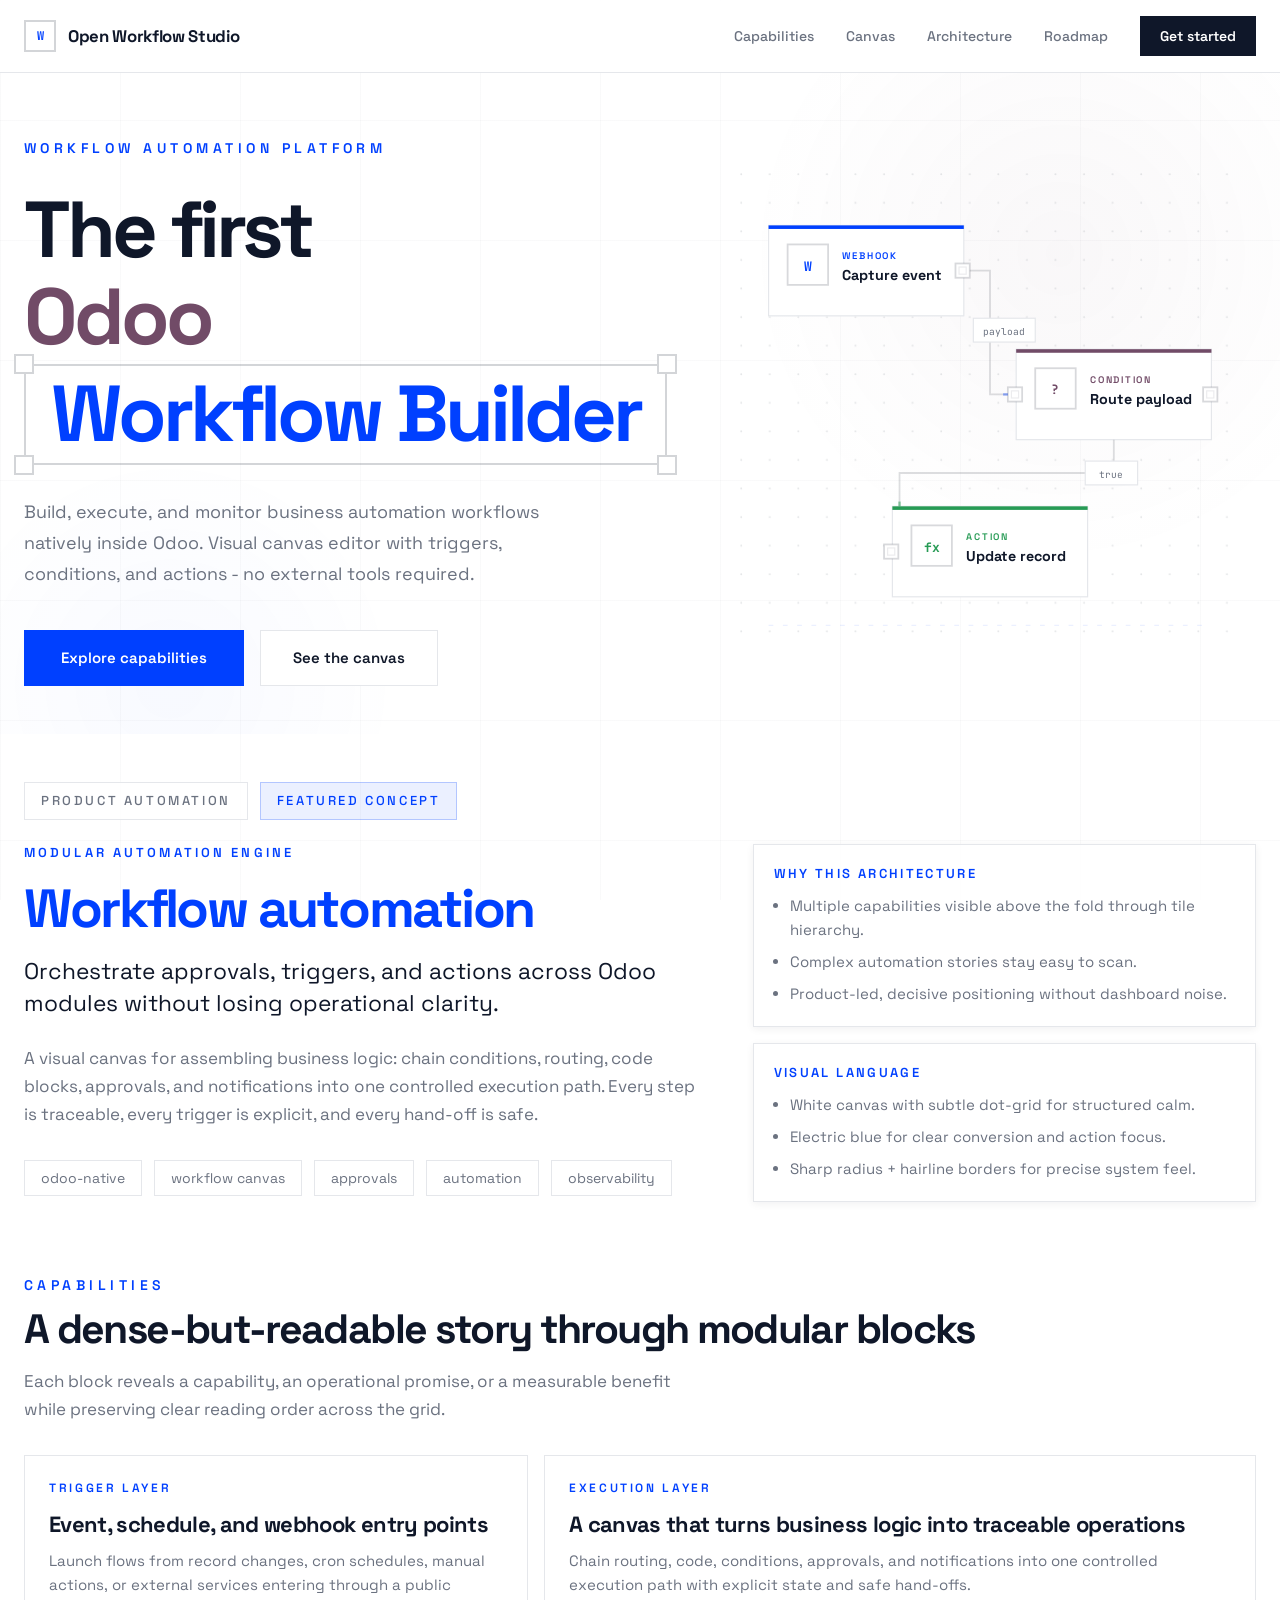
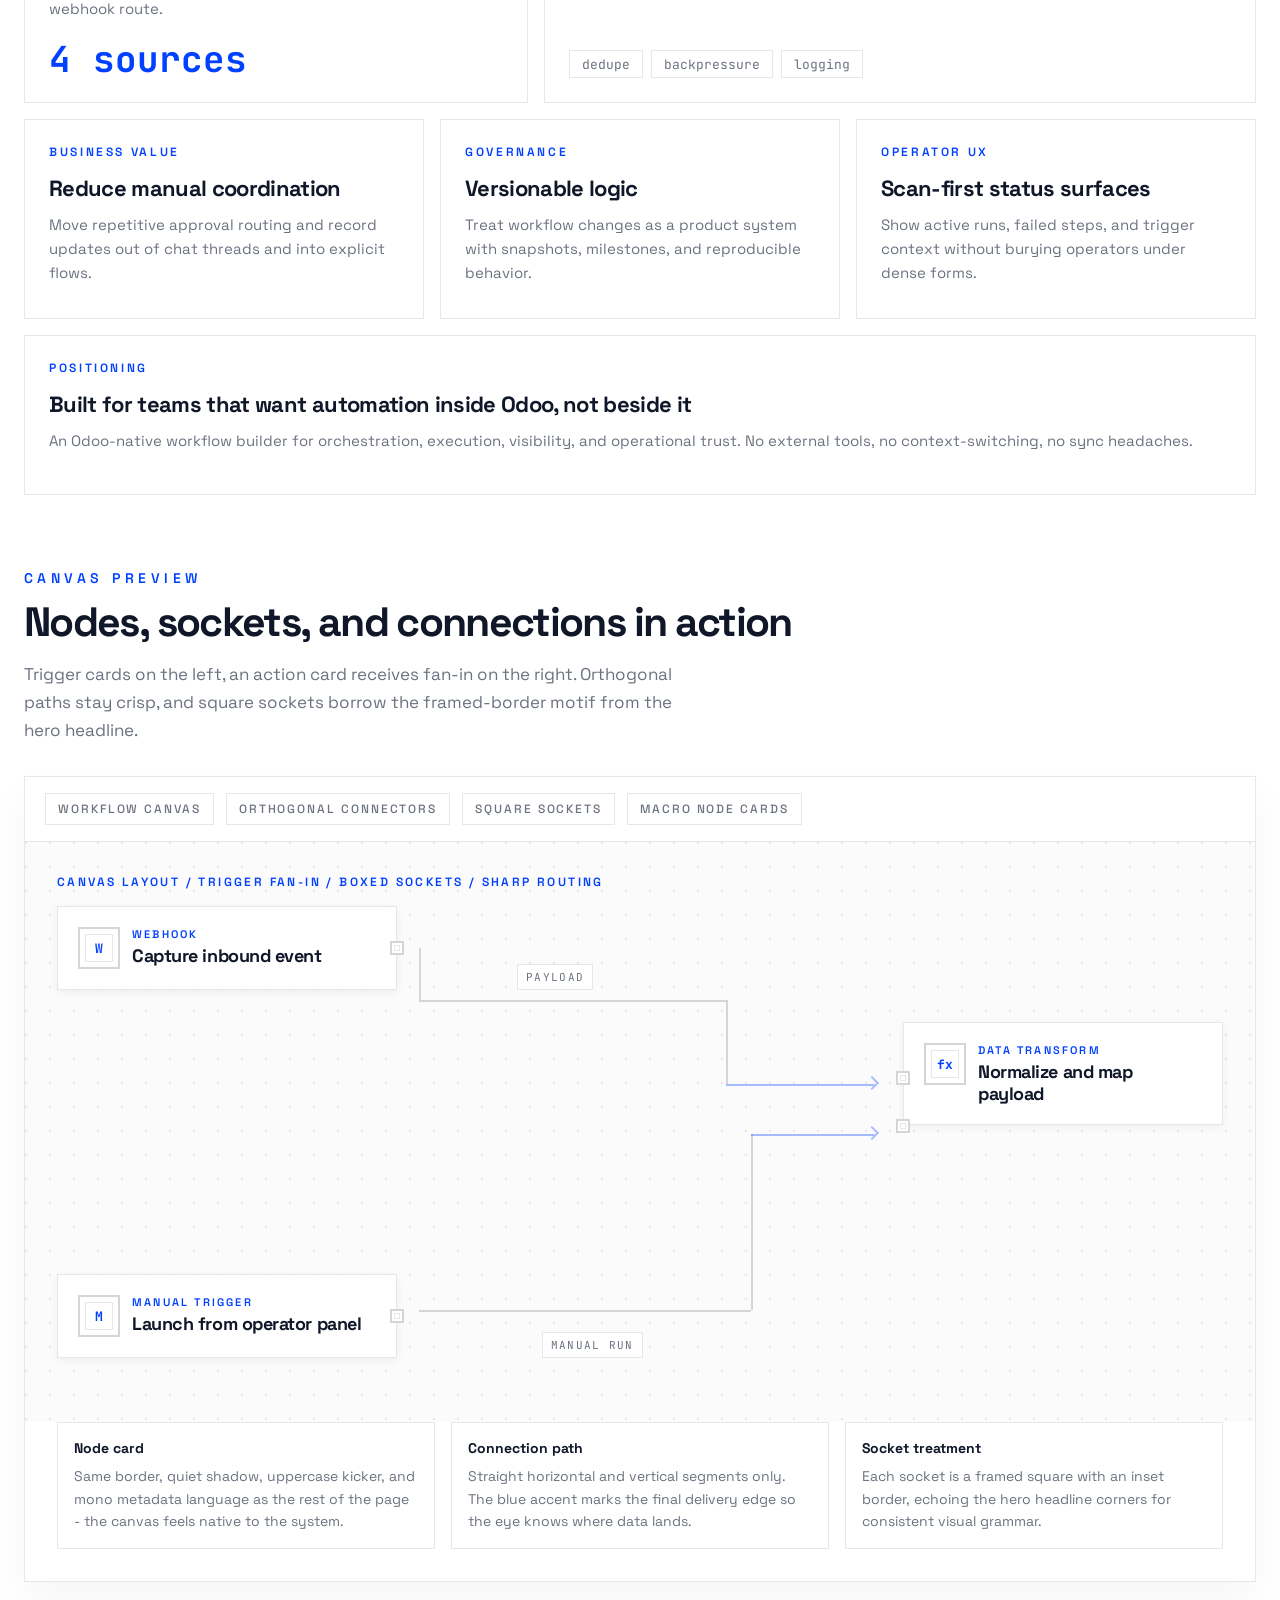
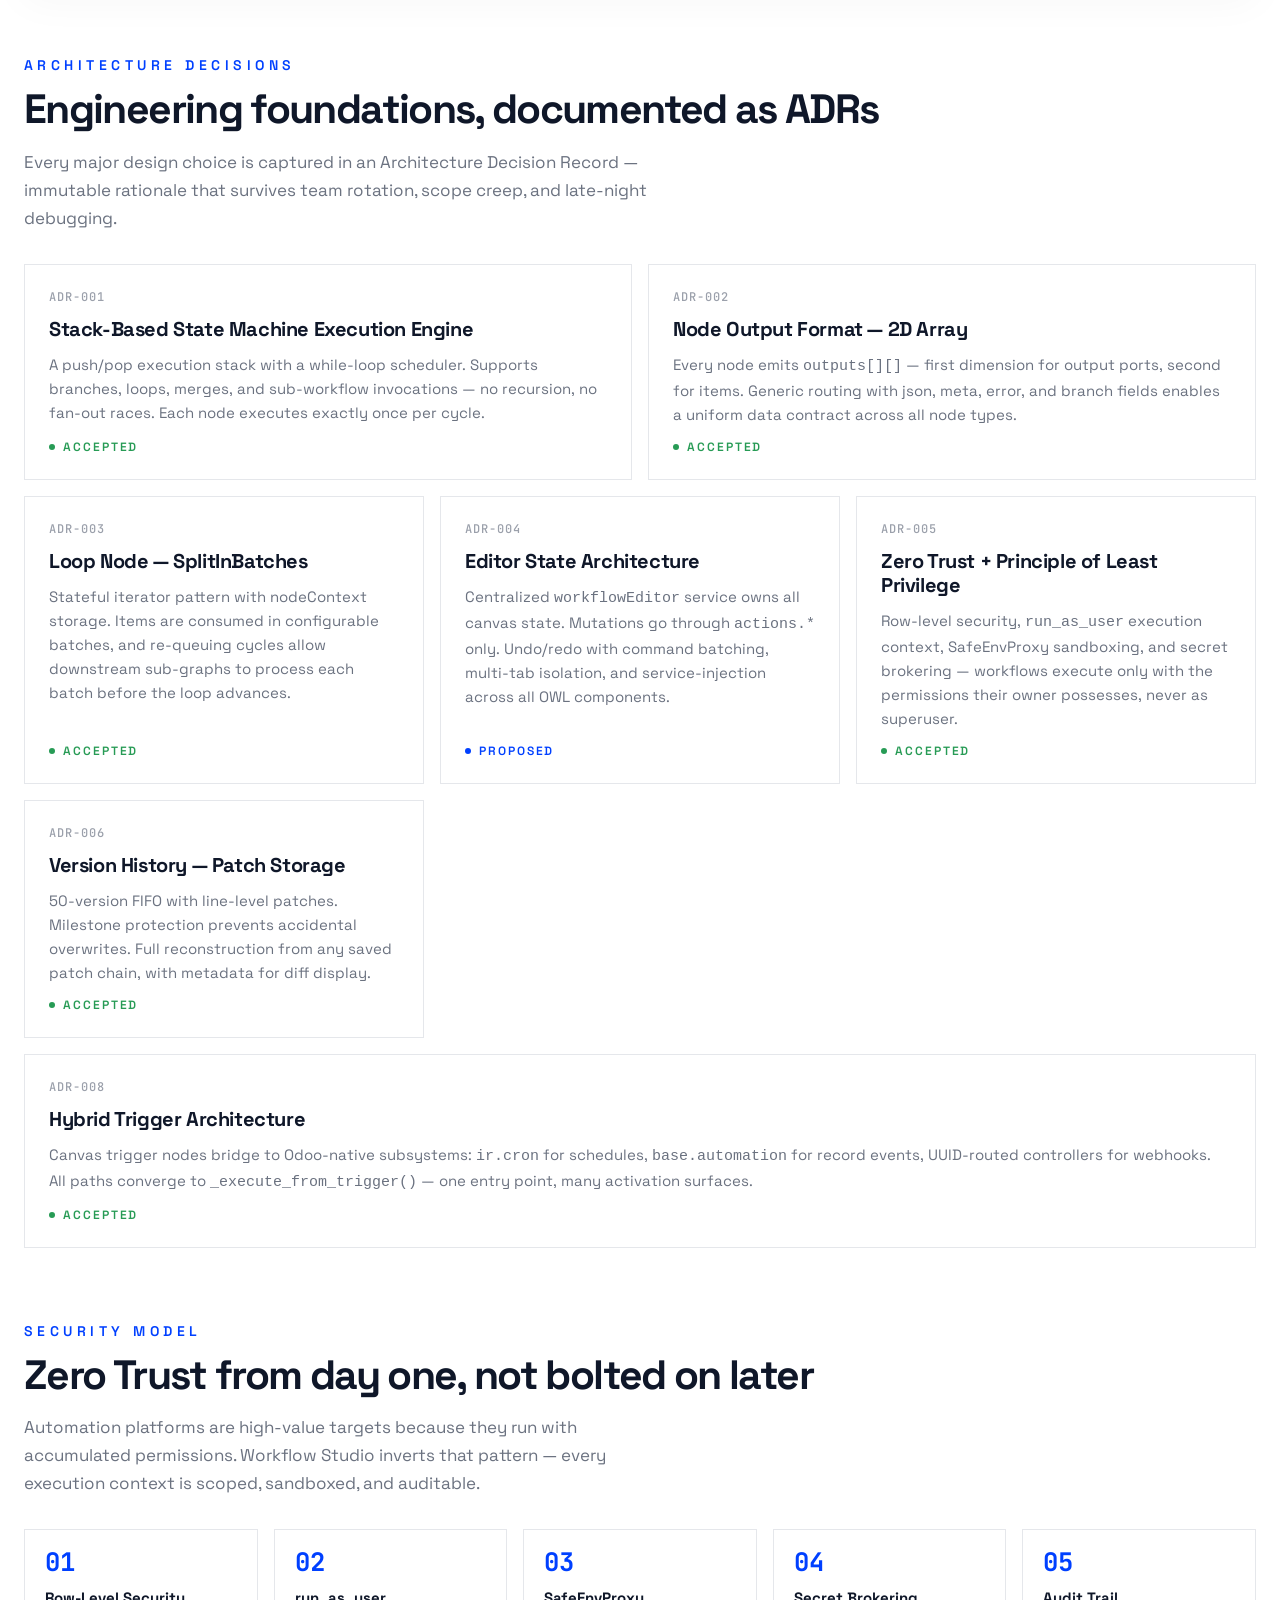
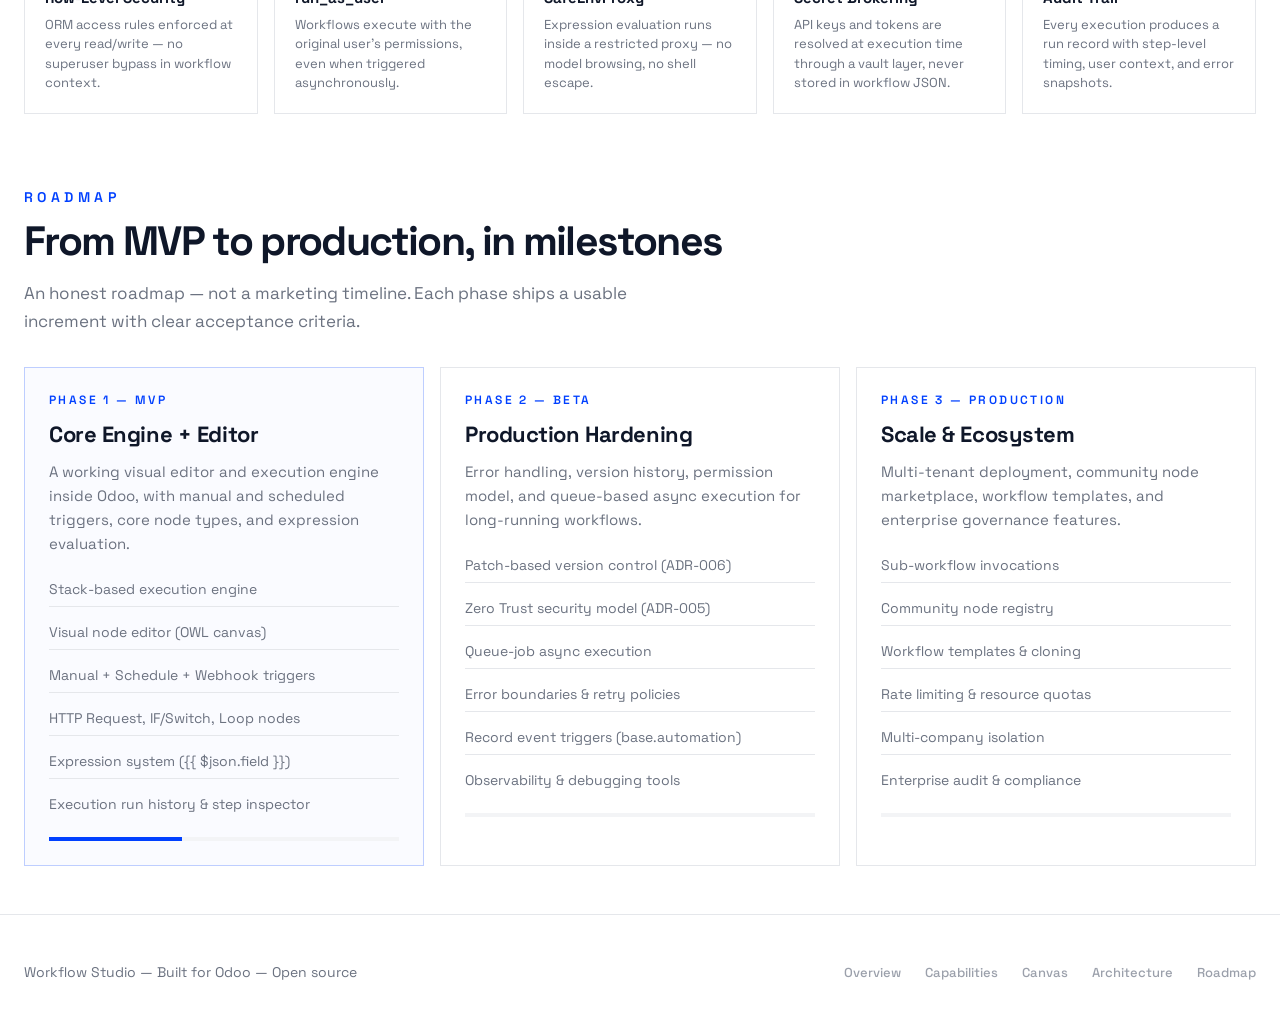
<file: index.html>
﻿<!DOCTYPE html>
<html lang="en">
<head>
  <meta charset="UTF-8" />
  <meta name="viewport" content="width=device-width, initial-scale=1.0" />
  <title>Open Workflow Studio - The First Odoo Workflow Builder</title>
  <meta name="description" content="Build, execute, and monitor business automation workflows natively inside Odoo. Visual canvas editor, trigger system, and execution engine." />
  <link rel="preconnect" href="https://fonts.googleapis.com" />
  <link rel="preconnect" href="https://fonts.gstatic.com" crossorigin />
  <link href="https://fonts.googleapis.com/css2?family=Space+Grotesk:wght@400;500;600;700&family=JetBrains+Mono:wght@400;500&display=swap" rel="stylesheet" />
  <style>
    /* ---------------------------------------------------
       TOKENS - Editorial Carbon design system
       --------------------------------------------------- */
    :root {
      /* Surfaces */
      --wf-surface-base: hsl(0 0% 100%);
      --wf-surface-subtle: hsl(220 14% 96%);
      --wf-surface-emphasis: hsl(220 14% 93%);

      /* Text */
      --wf-text-base: hsl(222 47% 11%);
      --wf-text-muted: hsl(220 9% 46%);
      --wf-text-faint: hsl(220 9% 64%);

      /* Accent - action */
      --wf-action: hsl(225 100% 50%);
      --wf-action-soft: hsla(225 100% 50% / 0.08);
      --wf-action-soft-strong: hsla(225 100% 50% / 0.14);

      /* Accent - Odoo brand */
      --wf-odoo-brand: #714B67;
      --wf-odoo-brand-soft: rgba(113, 75, 103, 0.06);

      /* Accent - semantic */
      --wf-success: hsl(144 60% 38%);
      --wf-success-soft: hsla(144 60% 38% / 0.1);

      /* Borders */
      --wf-border-base: hsl(220 13% 91%);
      --wf-border-strong: hsl(220 13% 82%);
      --wf-border-line: hsla(222 47% 11% / 0.18);

      /* Depth */
      --wf-shadow-sm: 0 2px 8px rgba(17, 24, 39, 0.06);
      --wf-shadow-md: 0 4px 16px rgba(17, 24, 39, 0.10);
      --wf-shadow-soft: 0 18px 40px rgba(17, 24, 39, 0.04);

      /* Radius - editorial sharp */
      --wf-radius: 0px;

      /* Typography */
      --wf-font-display: "Space Grotesk", system-ui, sans-serif;
      --wf-font-body: "Space Grotesk", system-ui, sans-serif;
      --wf-font-mono: "JetBrains Mono", "SF Mono", Consolas, monospace;

      /* Spacing (4px base unit) */
      --wf-sp-1: 4px;
      --wf-sp-2: 8px;
      --wf-sp-3: 12px;
      --wf-sp-4: 16px;
      --wf-sp-5: 20px;
      --wf-sp-6: 24px;
      --wf-sp-8: 32px;
      --wf-sp-10: 40px;
      --wf-sp-12: 48px;
      --wf-sp-16: 64px;

      /* Layout */
      --wf-container: min(1400px, calc(100vw - 48px));
      --wf-grid-size: 120px;
    }

    /* ---------------------------------------------------
       RESET
       --------------------------------------------------- */
    *, *::before, *::after { box-sizing: border-box; }
    html { scroll-behavior: smooth; }
    body {
      margin: 0;
      font-family: var(--wf-font-body);
      color: var(--wf-text-base);
      background: var(--wf-surface-base);
      -webkit-font-smoothing: antialiased;
      -moz-osx-font-smoothing: grayscale;
    }
    a { color: inherit; text-decoration: none; }
    img { max-width: 100%; display: block; }

    /* ---------------------------------------------------
       GRID BACKGROUND
       --------------------------------------------------- */
    body::before {
      content: "";
      position: fixed;
      inset: 0;
      background:
        linear-gradient(to right, hsla(222 47% 11% / 0.025) 1px, transparent 1px),
        linear-gradient(to bottom, hsla(222 47% 11% / 0.025) 1px, transparent 1px);
      background-size: var(--wf-grid-size) var(--wf-grid-size);
      pointer-events: none;
      z-index: 0;
    }

    /* ---------------------------------------------------
       LAYOUT
       --------------------------------------------------- */
    .page { position: relative; z-index: 1; }
    .shell { width: var(--wf-container); margin: 0 auto; }
    .section { padding: var(--wf-sp-12) 0; }
    .section + .section { padding-top: var(--wf-sp-6); }

    /* ---------------------------------------------------
       NAVIGATION
       --------------------------------------------------- */
    .nav {
      position: sticky;
      top: 0;
      z-index: 100;
      padding: var(--wf-sp-4) 0;
      background: hsla(0 0% 100% / 0.86);
      backdrop-filter: blur(14px);
      -webkit-backdrop-filter: blur(14px);
      border-bottom: 1px solid var(--wf-border-base);
    }
    .nav .shell {
      display: flex;
      align-items: center;
      justify-content: space-between;
    }
    .nav-brand {
      display: flex;
      align-items: center;
      gap: var(--wf-sp-3);
      font-family: var(--wf-font-display);
      font-weight: 700;
      font-size: 1.05rem;
      letter-spacing: -0.02em;
    }
    .nav-brand-icon {
      width: 32px;
      height: 32px;
      border: 2px solid var(--wf-border-line);
      display: inline-flex;
      align-items: center;
      justify-content: center;
      font-size: 0.75rem;
      font-weight: 700;
      color: var(--wf-action);
      font-family: var(--wf-font-mono);
    }
    .nav-links {
      display: flex;
      align-items: center;
      gap: var(--wf-sp-8);
    }
    .nav-link {
      font-size: 0.875rem;
      font-weight: 500;
      color: var(--wf-text-muted);
      transition: color 200ms ease;
    }
    .nav-link:hover { color: var(--wf-text-base); }
    .nav-cta {
      display: inline-flex;
      align-items: center;
      min-height: 40px;
      padding: 0 var(--wf-sp-5);
      background: var(--wf-text-base);
      color: var(--wf-surface-base);
      font-family: var(--wf-font-body);
      font-size: 0.875rem;
      font-weight: 600;
      border: none;
      cursor: pointer;
      transition: transform 120ms ease, opacity 120ms ease;
    }
    .nav-cta:hover { transform: translateY(-1px); opacity: 0.92; }

    /* ---------------------------------------------------
       TYPOGRAPHY UTILITIES
       --------------------------------------------------- */
    .eyebrow {
      display: inline-flex;
      align-items: center;
      gap: var(--wf-sp-3);
      font-size: 0.875rem;
      font-weight: 600;
      letter-spacing: 0.32em;
      text-transform: uppercase;
      color: var(--wf-action);
    }

    /* ---------------------------------------------------
       HERO
       --------------------------------------------------- */
    .hero {
      padding: var(--wf-sp-16) 0 var(--wf-sp-12);
      position: relative;
      overflow: hidden;
    }
    .hero::before {
      content: "";
      position: absolute;
      top: -160px;
      right: -120px;
      width: 680px;
      height: 680px;
      background: radial-gradient(circle, rgba(113, 75, 103, 0.045) 0%, transparent 65%);
      pointer-events: none;
    }
    .hero::after {
      content: "";
      position: absolute;
      bottom: -200px;
      left: -80px;
      width: 500px;
      height: 500px;
      background: radial-gradient(circle, hsla(225 100% 50% / 0.03) 0%, transparent 65%);
      pointer-events: none;
    }
    .hero-inner {
      display: grid;
      grid-template-columns: 1.1fr 0.9fr;
      gap: var(--wf-sp-12);
      align-items: center;
    }
    .hero-text { position: relative; z-index: 2; }
    .hero-eyebrow { margin-bottom: var(--wf-sp-8); }

    .hero-title {
      margin: 0 0 var(--wf-sp-8);
      font-family: var(--wf-font-display);
      font-size: clamp(3rem, 6.2vw, 5.6rem);
      line-height: 1.04;
      letter-spacing: -0.05em;
      font-weight: 700;
    }
    .hero-line { display: block; }
    .hero-line + .hero-line { margin-top: 0.06em; }
    .hero-line-framed { margin-top: 0.18em; }

    .odoo-brand { color: var(--wf-odoo-brand); }

    /* Framed text - corner square motif */
    .framed-text {
      position: relative;
      display: inline-block;
      padding: 0.12em 0.34em;
      color: var(--wf-action);
      isolation: isolate;
    }
    .framed-text::before {
      content: "";
      position: absolute;
      inset: 0;
      border: 2px solid var(--wf-border-line);
      z-index: -1;
    }
    .corner {
      position: absolute;
      width: 20px;
      height: 20px;
      border: 2px solid var(--wf-border-line);
      background: var(--wf-surface-base);
      z-index: 1;
    }
    .corner.tl { top: -10px; left: -10px; }
    .corner.tr { top: -10px; right: -10px; }
    .corner.bl { bottom: -10px; left: -10px; }
    .corner.br { bottom: -10px; right: -10px; }

    .hero-copy {
      max-width: 540px;
      font-size: clamp(1.05rem, 1.4vw, 1.22rem);
      line-height: 1.72;
      color: var(--wf-text-muted);
      margin: 0 0 var(--wf-sp-10);
    }
    .cta-row {
      display: flex;
      gap: var(--wf-sp-4);
      flex-wrap: wrap;
    }

    /* ---------------------------------------------------
       BUTTONS
       --------------------------------------------------- */
    .btn {
      display: inline-flex;
      align-items: center;
      justify-content: center;
      min-height: 56px;
      padding: 0 var(--wf-sp-8);
      border: 1px solid transparent;
      font-family: var(--wf-font-body);
      font-size: 0.9375rem;
      font-weight: 600;
      cursor: pointer;
      transition: transform 140ms ease, background 140ms ease, border-color 140ms ease;
    }
    .btn:hover { transform: translateY(-1px); }
    .btn:active { transform: translateY(0) scale(0.98); }
    .btn-primary {
      background: var(--wf-action);
      color: var(--wf-surface-base);
      min-width: 220px;
    }
    .btn-primary:hover { background: hsl(225 100% 44%); }
    .btn-secondary {
      background: var(--wf-surface-base);
      color: var(--wf-text-base);
      border-color: var(--wf-border-base);
    }
    .btn-secondary:hover {
      border-color: var(--wf-border-strong);
      background: var(--wf-surface-subtle);
    }

    /* ---------------------------------------------------
       HERO VISUAL - SVG workflow diagram
       --------------------------------------------------- */
    .hero-visual {
      position: relative;
      display: flex;
      align-items: center;
      justify-content: center;
    }
    .hero-visual svg {
      width: 100%;
      max-width: 500px;
      height: auto;
    }

    /* ---------------------------------------------------
       LABELS / META
       --------------------------------------------------- */
    .meta-strip {
      display: flex;
      flex-wrap: wrap;
      gap: var(--wf-sp-3);
      align-items: center;
      margin-bottom: var(--wf-sp-6);
    }
    .label {
      display: inline-flex;
      align-items: center;
      gap: var(--wf-sp-2);
      min-height: 38px;
      padding: 0 var(--wf-sp-4);
      border: 1px solid var(--wf-border-base);
      background: hsla(0 0% 100% / 0.72);
      font-size: 0.8125rem;
      font-weight: 500;
      text-transform: uppercase;
      letter-spacing: 0.2em;
      color: var(--wf-text-muted);
    }
    .label-accent {
      color: var(--wf-action);
      border-color: hsla(225 100% 50% / 0.24);
      background: var(--wf-action-soft);
    }

    /* ---------------------------------------------------
       DETAIL SECTION
       --------------------------------------------------- */
    .detail-grid {
      display: grid;
      grid-template-columns: 1.15fr 0.85fr;
      gap: var(--wf-sp-12);
      align-items: start;
    }
    .detail-kicker {
      margin-bottom: var(--wf-sp-5);
      font-size: 0.8125rem;
      font-weight: 600;
      letter-spacing: 0.24em;
      text-transform: uppercase;
      color: var(--wf-action);
    }
    .detail-title {
      margin: 0 0 var(--wf-sp-5);
      font-family: var(--wf-font-display);
      font-size: clamp(2.2rem, 4.2vw, 4rem);
      line-height: 1.04;
      letter-spacing: -0.045em;
      color: var(--wf-action);
    }
    .lead {
      margin: 0 0 var(--wf-sp-6);
      font-size: clamp(1.1rem, 1.8vw, 1.42rem);
      line-height: 1.4;
      color: var(--wf-text-base);
    }
    .detail-copy {
      margin: 0;
      font-size: 1.0625rem;
      line-height: 1.65;
      color: var(--wf-text-muted);
      max-width: 720px;
    }
    .tag-row {
      display: flex;
      flex-wrap: wrap;
      gap: var(--wf-sp-3);
      margin-top: var(--wf-sp-8);
    }
    .tag {
      display: inline-flex;
      align-items: center;
      min-height: 36px;
      padding: 0 var(--wf-sp-4);
      border: 1px solid var(--wf-border-base);
      background: hsla(0 0% 100% / 0.72);
      font-size: 0.875rem;
      color: var(--wf-text-muted);
      transition: border-color 140ms ease, color 140ms ease;
    }
    .tag:hover { border-color: var(--wf-border-strong); color: var(--wf-text-base); }

    /* ---------------------------------------------------
       PANELS
       --------------------------------------------------- */
    .panel-stack { display: grid; gap: var(--wf-sp-4); }
    .panel {
      border: 1px solid var(--wf-border-base);
      background: hsla(0 0% 100% / 0.82);
      padding: var(--wf-sp-5);
      box-shadow: var(--wf-shadow-sm);
    }
    .panel h3 {
      margin: 0 0 var(--wf-sp-3);
      font-size: 0.8125rem;
      letter-spacing: 0.18em;
      text-transform: uppercase;
      color: var(--wf-action);
      font-weight: 600;
    }
    .panel p, .panel li {
      margin: 0;
      font-size: 0.9375rem;
      line-height: 1.6;
      color: var(--wf-text-muted);
    }
    .panel ul {
      padding-left: var(--wf-sp-4);
      margin: 0;
      display: grid;
      gap: var(--wf-sp-2);
    }

    /* ---------------------------------------------------
       SECTION HEADERS
       --------------------------------------------------- */
    .section-header { margin-bottom: var(--wf-sp-8); }
    .section-title {
      margin: var(--wf-sp-3) 0 var(--wf-sp-4);
      font-family: var(--wf-font-display);
      font-size: clamp(1.8rem, 3.2vw, 2.8rem);
      line-height: 1.08;
      letter-spacing: -0.04em;
      font-weight: 700;
    }
    .section-copy {
      margin: 0;
      max-width: 660px;
      font-size: 1.0625rem;
      line-height: 1.65;
      color: var(--wf-text-muted);
    }

    /* ---------------------------------------------------
       BENTO GRID
       --------------------------------------------------- */
    .bento-grid {
      display: grid;
      grid-template-columns: repeat(12, 1fr);
      gap: var(--wf-sp-4);
    }
    .tile {
      grid-column: span 4;
      min-height: 200px;
      padding: var(--wf-sp-6);
      border: 1px solid var(--wf-border-base);
      background: hsla(0 0% 100% / 0.9);
      display: flex;
      flex-direction: column;
      justify-content: space-between;
      transition: transform 180ms ease, border-color 180ms ease, box-shadow 180ms ease;
    }
    .tile:hover {
      transform: translateY(-2px);
      border-color: hsla(225 100% 50% / 0.18);
      box-shadow: var(--wf-shadow-md);
    }
    .tile.span-5 { grid-column: span 5; min-height: 248px; }
    .tile.span-7 { grid-column: span 7; min-height: 248px; }
    .tile.span-12 { grid-column: span 12; min-height: 160px; }

    .tile-kicker {
      font-size: 0.75rem;
      font-weight: 600;
      text-transform: uppercase;
      letter-spacing: 0.22em;
      color: var(--wf-action);
      margin-bottom: var(--wf-sp-4);
    }
    .tile-title {
      margin: 0 0 var(--wf-sp-3);
      font-family: var(--wf-font-display);
      font-size: 1.375rem;
      line-height: 1.15;
      letter-spacing: -0.03em;
      font-weight: 700;
    }
    .tile-copy {
      margin: 0;
      color: var(--wf-text-muted);
      line-height: 1.6;
      font-size: 0.9375rem;
    }
    .tile-metric {
      font-family: var(--wf-font-mono);
      font-size: clamp(1.8rem, 2.8vw, 2.6rem);
      font-weight: 700;
      line-height: 1;
      color: var(--wf-action);
    }
    .tile-tags {
      display: flex;
      flex-wrap: wrap;
      gap: var(--wf-sp-2);
      margin-top: var(--wf-sp-4);
    }
    .tile-tag {
      display: inline-flex;
      align-items: center;
      min-height: 28px;
      padding: 0 var(--wf-sp-3);
      border: 1px solid var(--wf-border-base);
      background: hsla(0 0% 100% / 0.64);
      font-size: 0.8125rem;
      font-family: var(--wf-font-mono);
      color: var(--wf-text-muted);
    }

    /* ---------------------------------------------------
       CANVAS DEMO
       --------------------------------------------------- */
    .canvas-shell {
      border: 1px solid var(--wf-border-base);
      background: hsla(0 0% 100% / 0.88);
      box-shadow: var(--wf-shadow-soft);
      overflow: hidden;
    }
    .canvas-toolbar {
      display: flex;
      flex-wrap: wrap;
      gap: var(--wf-sp-3);
      padding: var(--wf-sp-4) var(--wf-sp-5);
      border-bottom: 1px solid var(--wf-border-base);
      background: hsla(0 0% 100% / 0.82);
    }
    .chip {
      display: inline-flex;
      align-items: center;
      min-height: 32px;
      padding: 0 var(--wf-sp-3);
      border: 1px solid var(--wf-border-base);
      background: hsla(0 0% 100% / 0.72);
      font-size: 0.75rem;
      font-weight: 500;
      letter-spacing: 0.16em;
      text-transform: uppercase;
      color: var(--wf-text-muted);
    }
    .canvas-stage {
      position: relative;
      min-height: 580px;
      padding: var(--wf-sp-8);
      background:
        radial-gradient(circle at 1px 1px, hsla(220 9% 46% / 0.16) 1px, transparent 1px);
      background-size: 24px 24px;
      background-color: hsla(220 14% 96% / 0.36);
    }
    .canvas-caption {
      margin-bottom: var(--wf-sp-6);
      font-size: 0.75rem;
      font-weight: 600;
      letter-spacing: 0.2em;
      text-transform: uppercase;
      color: var(--wf-action);
    }

    /* Canvas nodes */
    .c-node {
      position: absolute;
      width: min(32%, 340px);
      padding: var(--wf-sp-5);
      border: 1px solid var(--wf-border-base);
      background: hsla(0 0% 100% / 0.97);
      box-shadow: var(--wf-shadow-sm);
      transition: box-shadow 180ms ease;
    }
    .c-node:hover { box-shadow: var(--wf-shadow-md); }
    .c-node--webhook { top: 64px; left: 32px; }
    .c-node--manual { left: 32px; bottom: 64px; }
    .c-node--transform { top: 180px; right: 32px; width: min(30%, 320px); }

    .c-node-head {
      display: flex;
      gap: var(--wf-sp-3);
      align-items: flex-start;
    }
    .c-node-icon {
      position: relative;
      width: 42px;
      height: 42px;
      flex: 0 0 42px;
      border: 2px solid var(--wf-border-line);
      background: var(--wf-surface-base);
      display: inline-flex;
      align-items: center;
      justify-content: center;
      font-size: 0.8125rem;
      font-weight: 700;
      color: var(--wf-action);
      font-family: var(--wf-font-mono);
    }
    .c-node-icon::before {
      content: "";
      position: absolute;
      inset: 5px;
      border: 1px solid hsla(222 47% 11% / 0.1);
    }
    .c-node-kicker {
      margin-bottom: var(--wf-sp-1);
      font-size: 0.6875rem;
      font-weight: 600;
      letter-spacing: 0.2em;
      text-transform: uppercase;
      color: var(--wf-action);
    }
    .c-node-title {
      margin: 0;
      font-size: 1.125rem;
      font-weight: 700;
      line-height: 1.2;
      letter-spacing: -0.025em;
    }

    /* Sockets */
    .socket {
      position: absolute;
      width: 14px;
      height: 14px;
      border: 2px solid var(--wf-border-line);
      background: var(--wf-surface-base);
      z-index: 3;
    }
    .socket::before {
      content: "";
      position: absolute;
      inset: 2px;
      border: 1px solid hsla(222 47% 11% / 0.1);
    }
    .socket.out { top: 50%; right: -8px; transform: translateY(-50%); }
    .socket.in { left: -8px; }
    .socket.in.top { top: 48px; }
    .socket.in.bottom { top: 96px; }

    /* Connection paths */
    .conn-path { position: absolute; inset: 0; pointer-events: none; z-index: 1; }
    .conn-seg { position: absolute; background: hsla(222 47% 11% / 0.16); }
    .conn-seg.h { height: 2px; }
    .conn-seg.v { width: 2px; }
    .conn-accent { background: hsla(225 100% 50% / 0.34); }
    .conn-label {
      position: absolute;
      display: inline-flex;
      align-items: center;
      min-height: 26px;
      padding: 0 var(--wf-sp-2);
      border: 1px solid var(--wf-border-base);
      background: hsla(0 0% 100% / 0.92);
      font-size: 0.6875rem;
      font-family: var(--wf-font-mono);
      letter-spacing: 0.12em;
      text-transform: uppercase;
      color: var(--wf-text-muted);
    }
    .conn-arrow {
      position: absolute;
      width: 10px;
      height: 10px;
      border-top: 2px solid hsla(225 100% 50% / 0.34);
      border-right: 2px solid hsla(225 100% 50% / 0.34);
      transform: rotate(45deg);
    }

    /* Webhook connection positions */
    .cw-stub { top: 106px; left: 32%; height: 52px; }
    .cw-h1 { top: 158px; left: 32%; width: 25%; }
    .cw-v2 { top: 158px; left: 57%; height: 84px; }
    .cw-h3 { top: 242px; left: 57%; width: 12%; }
    .cw-label { top: 122px; left: 40%; }
    .cw-arrow { top: 236px; left: calc(69% - 7px); }

    /* Manual connection positions */
    .cm-h1 { top: 468px; left: 32%; width: 27%; }
    .cm-v2 { top: 292px; left: 59%; height: 176px; }
    .cm-h3 { top: 292px; left: 59%; width: 10%; }
    .cm-label { top: 490px; left: 42%; }
    .cm-arrow { top: 286px; left: calc(69% - 7px); }

    /* Canvas legend */
    .canvas-legend {
      display: grid;
      grid-template-columns: repeat(3, 1fr);
      gap: var(--wf-sp-4);
      padding: 0 var(--wf-sp-8) var(--wf-sp-8);
    }
    .legend-card {
      border: 1px solid var(--wf-border-base);
      background: hsla(0 0% 100% / 0.86);
      padding: var(--wf-sp-4);
    }
    .legend-card strong {
      display: block;
      margin-bottom: var(--wf-sp-2);
      font-size: 0.875rem;
    }
    .legend-card p {
      margin: 0;
      font-size: 0.875rem;
      line-height: 1.6;
      color: var(--wf-text-muted);
    }

    /* ---------------------------------------------------
       TOKEN / SPEC CARDS
       --------------------------------------------------- */
    .card-grid {
      display: grid;
      grid-template-columns: repeat(3, 1fr);
      gap: var(--wf-sp-4);
    }
    .card {
      border: 1px solid var(--wf-border-base);
      background: hsla(0 0% 100% / 0.88);
      padding: var(--wf-sp-5);
      box-shadow: var(--wf-shadow-sm);
    }
    .card h3 {
      margin: 0 0 var(--wf-sp-4);
      font-size: 0.8125rem;
      text-transform: uppercase;
      letter-spacing: 0.18em;
      color: var(--wf-action);
      font-weight: 600;
    }
    .card strong {
      display: block;
      font-size: 0.9375rem;
      margin-bottom: var(--wf-sp-1);
    }
    .card p, .card li, .card span {
      color: var(--wf-text-muted);
      font-size: 0.9375rem;
      line-height: 1.6;
      margin: 0;
    }
    .card ul {
      list-style: none;
      padding: 0;
      margin: 0;
      display: grid;
      gap: var(--wf-sp-3);
    }
    .card ul li {
      padding-bottom: var(--wf-sp-3);
      border-bottom: 1px solid var(--wf-border-base);
    }
    .card ul li:last-child { border-bottom: 0; padding-bottom: 0; }

    /* ADR / Architecture decision cards */
    .adr-grid {
      display: grid;
      grid-template-columns: repeat(12, 1fr);
      gap: var(--wf-sp-4);
    }
    .adr-card {
      grid-column: span 4;
      border: 1px solid var(--wf-border-base);
      background: hsla(0 0% 100% / 0.9);
      padding: var(--wf-sp-6);
      display: flex;
      flex-direction: column;
      gap: var(--wf-sp-3);
      transition: transform 180ms ease, border-color 180ms ease, box-shadow 180ms ease;
    }
    .adr-card:hover {
      transform: translateY(-2px);
      border-color: hsla(225 100% 50% / 0.18);
      box-shadow: var(--wf-shadow-md);
    }
    .adr-card.span-6 { grid-column: span 6; }
    .adr-card.span-12 { grid-column: span 12; }
    .adr-id {
      font-family: var(--wf-font-mono);
      font-size: 0.75rem;
      font-weight: 500;
      letter-spacing: 0.08em;
      color: var(--wf-text-faint);
    }
    .adr-title {
      margin: 0;
      font-family: var(--wf-font-display);
      font-size: 1.25rem;
      font-weight: 700;
      line-height: 1.2;
      letter-spacing: -0.02em;
    }
    .adr-desc {
      margin: 0;
      font-size: 0.9375rem;
      line-height: 1.6;
      color: var(--wf-text-muted);
    }
    .adr-status {
      display: inline-flex;
      align-items: center;
      gap: var(--wf-sp-2);
      margin-top: auto;
      font-size: 0.75rem;
      font-weight: 600;
      text-transform: uppercase;
      letter-spacing: 0.16em;
    }
    .adr-status--accepted { color: var(--wf-success); }
    .adr-status--proposed { color: var(--wf-action); }
    .adr-dot {
      width: 6px;
      height: 6px;
      border-radius: 50%;
      background: currentColor;
    }

    /* Roadmap progress */
    .roadmap-grid {
      display: grid;
      grid-template-columns: repeat(3, 1fr);
      gap: var(--wf-sp-4);
    }
    .roadmap-phase {
      border: 1px solid var(--wf-border-base);
      background: hsla(0 0% 100% / 0.9);
      padding: var(--wf-sp-6);
      transition: transform 180ms ease, box-shadow 180ms ease;
    }
    .roadmap-phase:hover {
      transform: translateY(-2px);
      box-shadow: var(--wf-shadow-md);
    }
    .roadmap-phase.is-active {
      border-color: hsla(225 100% 50% / 0.24);
      background: hsla(225 100% 50% / 0.02);
    }
    .roadmap-phase-label {
      font-size: 0.75rem;
      font-weight: 600;
      text-transform: uppercase;
      letter-spacing: 0.2em;
      color: var(--wf-action);
      margin-bottom: var(--wf-sp-3);
    }
    .roadmap-phase h3 {
      margin: 0 0 var(--wf-sp-3);
      font-family: var(--wf-font-display);
      font-size: 1.375rem;
      font-weight: 700;
      letter-spacing: -0.02em;
    }
    .roadmap-phase p {
      margin: 0 0 var(--wf-sp-4);
      font-size: 0.9375rem;
      line-height: 1.6;
      color: var(--wf-text-muted);
    }
    .roadmap-phase ul {
      list-style: none;
      padding: 0;
      margin: 0;
      display: grid;
      gap: var(--wf-sp-2);
    }
    .roadmap-phase li {
      padding: var(--wf-sp-2) 0;
      border-bottom: 1px solid var(--wf-border-base);
      font-size: 0.875rem;
      color: var(--wf-text-muted);
    }
    .roadmap-phase li:last-child { border-bottom: 0; }
    .progress-bar {
      height: 4px;
      background: var(--wf-surface-subtle);
      margin-top: var(--wf-sp-4);
    }
    .progress-fill {
      height: 100%;
      background: var(--wf-action);
      transition: width 600ms cubic-bezier(0.16, 1, 0.3, 1);
    }

    /* Principle list */
    .principle-grid {
      display: grid;
      grid-template-columns: repeat(5, 1fr);
      gap: var(--wf-sp-4);
    }
    .principle-item {
      border: 1px solid var(--wf-border-base);
      background: hsla(0 0% 100% / 0.9);
      padding: var(--wf-sp-5);
    }
    .principle-num {
      font-family: var(--wf-font-mono);
      font-size: 1.6rem;
      font-weight: 700;
      color: var(--wf-action);
      line-height: 1;
      margin-bottom: var(--wf-sp-3);
    }
    .principle-item h4 {
      margin: 0 0 var(--wf-sp-2);
      font-size: 0.9375rem;
      font-weight: 700;
    }
    .principle-item p {
      margin: 0;
      font-size: 0.8125rem;
      line-height: 1.5;
      color: var(--wf-text-muted);
    }

    /* ---------------------------------------------------
       FOOTER
       --------------------------------------------------- */
    .footer {
      padding: var(--wf-sp-12) 0;
      border-top: 1px solid var(--wf-border-base);
    }
    .footer-inner {
      display: flex;
      justify-content: space-between;
      align-items: center;
    }
    .footer-copy {
      font-size: 0.875rem;
      color: var(--wf-text-muted);
    }
    .footer-links {
      display: flex;
      gap: var(--wf-sp-6);
    }
    .footer-link {
      font-size: 0.8125rem;
      font-weight: 500;
      color: var(--wf-text-faint);
      transition: color 200ms ease;
    }
    .footer-link:hover { color: var(--wf-text-base); }

    /* ---------------------------------------------------
       ANIMATIONS
       --------------------------------------------------- */
    @keyframes fadeUp {
      from { opacity: 0; transform: translateY(18px); }
      to { opacity: 1; transform: translateY(0); }
    }
    .fade-in {
      opacity: 0;
      animation: fadeUp 620ms cubic-bezier(0.16, 1, 0.3, 1) forwards;
      animation-delay: calc(var(--i, 0) * 100ms);
    }

    @keyframes scaleIn {
      from { opacity: 0; transform: scale(0.97) translateY(10px); }
      to { opacity: 1; transform: scale(1) translateY(0); }
    }
    .tile {
      opacity: 0;
      animation: scaleIn 520ms cubic-bezier(0.16, 1, 0.3, 1) forwards;
      animation-delay: calc(var(--i, 0) * 80ms + 200ms);
    }

    /* ---------------------------------------------------
       RESPONSIVE
       --------------------------------------------------- */
    @media (max-width: 1024px) {
      .hero-inner { grid-template-columns: 1fr; }
      .hero-visual { display: none; }
      .detail-grid { grid-template-columns: 1fr; }
      .nav-links { display: none; }
    }

    @media (max-width: 768px) {
      :root {
        --wf-container: min(100vw - 32px, 100%);
        --wf-grid-size: 80px;
      }
      .section { padding: var(--wf-sp-8) 0; }
      .hero { padding: var(--wf-sp-10) 0 var(--wf-sp-8); }

      .bento-grid { grid-template-columns: 1fr; }
      .tile,
      .tile.span-5,
      .tile.span-7,
      .tile.span-12 {
        grid-column: span 1;
        min-height: auto;
      }

      .card-grid,
      .canvas-legend { grid-template-columns: 1fr; }

      .adr-grid { grid-template-columns: 1fr; }
      .adr-card, .adr-card.span-6, .adr-card.span-12 { grid-column: span 1; }

      .roadmap-grid { grid-template-columns: 1fr; }
      .principle-grid { grid-template-columns: repeat(2, 1fr); }

      .canvas-stage {
        min-height: auto;
        display: grid;
        gap: var(--wf-sp-4);
      }
      .c-node {
        position: relative;
        top: auto; right: auto; bottom: auto; left: auto;
        width: 100%;
      }
      .conn-path { display: none; }
      .canvas-legend,
      .canvas-stage { padding: var(--wf-sp-4); }

      .cta-row { flex-direction: column; }
      .btn { width: 100%; min-width: 0; }

      .framed-text { padding: 0.1em 0.2em; }
      .corner { width: 16px; height: 16px; }
      .corner.tl, .corner.tr { top: -8px; }
      .corner.bl, .corner.br { bottom: -8px; }
      .corner.tl, .corner.bl { left: -8px; }
      .corner.tr, .corner.br { right: -8px; }

      .footer-inner {
        flex-direction: column;
        gap: var(--wf-sp-4);
        text-align: center;
      }
    }

    @media (max-width: 480px) {
      :root { --wf-container: min(100vw - 24px, 100%); }
      .hero-title { font-size: clamp(2.2rem, 10vw, 3.4rem); }
    }
  </style>
</head>
<body>
  <div class="page">

    <nav class="nav">
      <div class="shell">
        <a class="nav-brand" href="#">
          <span class="nav-brand-icon">W</span>
          Open Workflow Studio
        </a>
        <div class="nav-links">
          <a class="nav-link" href="#capabilities">Capabilities</a>
          <a class="nav-link" href="#canvas-demo">Canvas</a>
          <a class="nav-link" href="#architecture">Architecture</a>
          <a class="nav-link" href="#roadmap">Roadmap</a>
          <a class="nav-cta" href="#capabilities">Get started</a>
        </div>
      </div>
    </nav>

    <header class="hero">
      <div class="shell">
        <div class="hero-inner">
          <div class="hero-text">
            <div class="eyebrow hero-eyebrow fade-in" style="--i:0">Workflow automation platform</div>
            <h1 class="hero-title fade-in" style="--i:1">
              <span class="hero-line">The first</span>
              <span class="hero-line"><span class="odoo-brand">Odoo</span></span>
              <span class="hero-line hero-line-framed">
                <span class="framed-text">
                  <span class="corner tl" aria-hidden="true"></span>
                  <span class="corner tr" aria-hidden="true"></span>
                  <span class="corner bl" aria-hidden="true"></span>
                  <span class="corner br" aria-hidden="true"></span>
                  Workflow Builder
                </span>
              </span>
            </h1>
            <p class="hero-copy fade-in" style="--i:2">
              Build, execute, and monitor business automation workflows natively inside Odoo. Visual canvas editor with triggers, conditions, and actions - no external tools required.
            </p>
            <div class="cta-row fade-in" style="--i:3">
              <a class="btn btn-primary" href="#capabilities">Explore capabilities</a>
              <a class="btn btn-secondary" href="#canvas-demo">See the canvas</a>
            </div>
          </div>

          <div class="hero-visual fade-in" style="--i:2">
            <svg viewBox="0 0 420 400" fill="none" xmlns="http://www.w3.org/2000/svg" aria-label="Abstract workflow diagram showing three connected nodes: trigger, condition, and action">
              <!-- dot grid -->
              <pattern id="hero-dots" x="0" y="0" width="24" height="24" patternUnits="userSpaceOnUse">
                <circle cx="1" cy="1" r="0.8" fill="hsl(220 9% 46% / 0.18)"/>
              </pattern>
              <rect width="420" height="400" fill="url(#hero-dots)"/>

              <!-- trigger node -->
              <rect x="24" y="44" width="164" height="76" fill="white" stroke="hsl(220 13% 91%)" stroke-width="1"/>
              <rect x="24" y="44" width="164" height="3" fill="hsl(225 100% 50%)"/>
              <rect x="40" y="60" width="34" height="34" fill="none" stroke="hsl(222 47% 11% / 0.16)" stroke-width="1.5"/>
              <text x="57" y="82" text-anchor="middle" font-family="JetBrains Mono, monospace" font-size="11" font-weight="700" fill="hsl(225 100% 50%)">W</text>
              <text x="86" y="72" font-family="Space Grotesk, sans-serif" font-size="8" font-weight="600" letter-spacing="1.5" fill="hsl(225 100% 50%)">WEBHOOK</text>
              <text x="86" y="90" font-family="Space Grotesk, sans-serif" font-size="12" font-weight="700" fill="hsl(222 47% 11%)">Capture event</text>
              <!-- output socket -->
              <rect x="181" y="76" width="12" height="12" fill="white" stroke="hsl(222 47% 11% / 0.16)" stroke-width="1.5"/>
              <rect x="184" y="79" width="6" height="6" fill="none" stroke="hsl(222 47% 11% / 0.08)" stroke-width="1"/>

              <!-- condition node -->
              <rect x="232" y="148" width="164" height="76" fill="white" stroke="hsl(220 13% 91%)" stroke-width="1"/>
              <rect x="232" y="148" width="164" height="3" fill="#714B67"/>
              <rect x="248" y="164" width="34" height="34" fill="none" stroke="hsl(222 47% 11% / 0.16)" stroke-width="1.5"/>
              <text x="265" y="186" text-anchor="middle" font-family="JetBrains Mono, monospace" font-size="11" font-weight="700" fill="#714B67">?</text>
              <text x="294" y="176" font-family="Space Grotesk, sans-serif" font-size="8" font-weight="600" letter-spacing="1.5" fill="#714B67">CONDITION</text>
              <text x="294" y="194" font-family="Space Grotesk, sans-serif" font-size="12" font-weight="700" fill="hsl(222 47% 11%)">Route payload</text>
              <!-- input socket -->
              <rect x="225" y="180" width="12" height="12" fill="white" stroke="hsl(222 47% 11% / 0.16)" stroke-width="1.5"/>
              <rect x="228" y="183" width="6" height="6" fill="none" stroke="hsl(222 47% 11% / 0.08)" stroke-width="1"/>
              <!-- output socket -->
              <rect x="389" y="180" width="12" height="12" fill="white" stroke="hsl(222 47% 11% / 0.16)" stroke-width="1.5"/>
              <rect x="392" y="183" width="6" height="6" fill="none" stroke="hsl(222 47% 11% / 0.08)" stroke-width="1"/>

              <!-- action node -->
              <rect x="128" y="280" width="164" height="76" fill="white" stroke="hsl(220 13% 91%)" stroke-width="1"/>
              <rect x="128" y="280" width="164" height="3" fill="hsl(144 60% 38%)"/>
              <rect x="144" y="296" width="34" height="34" fill="none" stroke="hsl(222 47% 11% / 0.16)" stroke-width="1.5"/>
              <text x="161" y="318" text-anchor="middle" font-family="JetBrains Mono, monospace" font-size="11" font-weight="700" fill="hsl(144 60% 38%)">fx</text>
              <text x="190" y="308" font-family="Space Grotesk, sans-serif" font-size="8" font-weight="600" letter-spacing="1.5" fill="hsl(144 60% 38%)">ACTION</text>
              <text x="190" y="326" font-family="Space Grotesk, sans-serif" font-size="12" font-weight="700" fill="hsl(222 47% 11%)">Update record</text>
              <!-- input socket -->
              <rect x="121" y="312" width="12" height="12" fill="white" stroke="hsl(222 47% 11% / 0.16)" stroke-width="1.5"/>
              <rect x="124" y="315" width="6" height="6" fill="none" stroke="hsl(222 47% 11% / 0.08)" stroke-width="1"/>

              <!-- connection: webhook â†’ condition (L-path) -->
              <path d="M 193 82 L 210 82 L 210 186 L 225 186" stroke="hsl(222 47% 11% / 0.14)" stroke-width="1.5" fill="none"/>
              <path d="M 221 186 L 225 186" stroke="hsl(225 100% 50% / 0.4)" stroke-width="2" fill="none"/>

              <!-- connection: condition â†’ action (L-path down-left) -->
              <path d="M 314 224 L 314 252 L 134 252 L 134 280" stroke="hsl(222 47% 11% / 0.14)" stroke-width="1.5" fill="none"/>
              <path d="M 134 276 L 134 280" stroke="hsl(144 60% 38% / 0.5)" stroke-width="2" fill="none"/>

              <!-- flow labels -->
              <rect x="196" y="122" width="52" height="20" rx="0" fill="white" stroke="hsl(220 13% 91%)" stroke-width="1"/>
              <text x="222" y="136" text-anchor="middle" font-family="JetBrains Mono, monospace" font-size="8" fill="hsl(220 9% 46%)">payload</text>

              <rect x="290" y="242" width="44" height="20" rx="0" fill="white" stroke="hsl(220 13% 91%)" stroke-width="1"/>
              <text x="312" y="256" text-anchor="middle" font-family="JetBrains Mono, monospace" font-size="8" fill="hsl(220 9% 46%)">true</text>

              <!-- decorative accent line at bottom -->
              <line x1="24" y1="380" x2="396" y2="380" stroke="hsl(225 100% 50% / 0.08)" stroke-width="1" stroke-dasharray="4 8"/>
            </svg>
          </div>
        </div>
      </div>
    </header>

    <main>

      <!-- â”â”â” DETAIL SECTION â”â”â” -->
      <section class="section" id="workflow-overview">
        <div class="shell">
          <div class="meta-strip">
            <span class="label">Product automation</span>
            <span class="label label-accent">Featured concept</span>
          </div>
          <div class="detail-grid">
            <div>
              <div class="detail-kicker">Modular automation engine</div>
              <h2 class="detail-title">Workflow automation</h2>
              <p class="lead">Orchestrate approvals, triggers, and actions across Odoo modules without losing operational clarity.</p>
              <p class="detail-copy">
                A visual canvas for assembling business logic: chain conditions, routing, code blocks, approvals, and notifications into one controlled execution path. Every step is traceable, every trigger is explicit, and every hand-off is safe.
              </p>
              <div class="tag-row">
                <span class="tag">odoo-native</span>
                <span class="tag">workflow canvas</span>
                <span class="tag">approvals</span>
                <span class="tag">automation</span>
                <span class="tag">observability</span>
              </div>
            </div>
            <aside class="panel-stack">
              <section class="panel">
                <h3>Why this architecture</h3>
                <ul>
                  <li>Multiple capabilities visible above the fold through tile hierarchy.</li>
                  <li>Complex automation stories stay easy to scan.</li>
                  <li>Product-led, decisive positioning without dashboard noise.</li>
                </ul>
              </section>
              <section class="panel">
                <h3>Visual language</h3>
                <ul>
                  <li>White canvas with subtle dot-grid for structured calm.</li>
                  <li>Electric blue for clear conversion and action focus.</li>
                  <li>Sharp radius + hairline borders for precise system feel.</li>
                </ul>
              </section>
            </aside>
          </div>
        </div>
      </section>

      <!-- â”â”â” BENTO CAPABILITIES â”â”â” -->
      <section class="section" id="capabilities">
        <div class="shell">
          <div class="section-header">
            <div class="eyebrow">Capabilities</div>
            <h2 class="section-title">A dense-but-readable story through modular blocks</h2>
            <p class="section-copy">
              Each block reveals a capability, an operational promise, or a measurable benefit while preserving clear reading order across the grid.
            </p>
          </div>
          <div class="bento-grid">
            <article class="tile span-5" style="--i:0">
              <div>
                <div class="tile-kicker">Trigger layer</div>
                <h3 class="tile-title">Event, schedule, and webhook entry points</h3>
                <p class="tile-copy">Launch flows from record changes, cron schedules, manual actions, or external services entering through a public webhook route.</p>
              </div>
              <div class="tile-metric">4 sources</div>
            </article>
            <article class="tile span-7" style="--i:1">
              <div>
                <div class="tile-kicker">Execution layer</div>
                <h3 class="tile-title">A canvas that turns business logic into traceable operations</h3>
                <p class="tile-copy">Chain routing, code, conditions, approvals, and notifications into one controlled execution path with explicit state and safe hand-offs.</p>
              </div>
              <div class="tile-tags">
                <span class="tile-tag">dedupe</span>
                <span class="tile-tag">backpressure</span>
                <span class="tile-tag">logging</span>
              </div>
            </article>
            <article class="tile" style="--i:2">
              <div>
                <div class="tile-kicker">Business value</div>
                <h3 class="tile-title">Reduce manual coordination</h3>
                <p class="tile-copy">Move repetitive approval routing and record updates out of chat threads and into explicit flows.</p>
              </div>
            </article>
            <article class="tile" style="--i:3">
              <div>
                <div class="tile-kicker">Governance</div>
                <h3 class="tile-title">Versionable logic</h3>
                <p class="tile-copy">Treat workflow changes as a product system with snapshots, milestones, and reproducible behavior.</p>
              </div>
            </article>
            <article class="tile" style="--i:4">
              <div>
                <div class="tile-kicker">Operator UX</div>
                <h3 class="tile-title">Scan-first status surfaces</h3>
                <p class="tile-copy">Show active runs, failed steps, and trigger context without burying operators under dense forms.</p>
              </div>
            </article>
            <article class="tile span-12" style="--i:5">
              <div>
                <div class="tile-kicker">Positioning</div>
                <h3 class="tile-title">Built for teams that want automation inside Odoo, not beside it</h3>
                <p class="tile-copy">An Odoo-native workflow builder for orchestration, execution, visibility, and operational trust. No external tools, no context-switching, no sync headaches.</p>
              </div>
            </article>
          </div>
        </div>
      </section>

      <!-- â”â”â” CANVAS DEMO â”â”â” -->
      <section class="section" id="canvas-demo">
        <div class="shell">
          <div class="section-header">
            <div class="eyebrow">Canvas preview</div>
            <h2 class="section-title">Nodes, sockets, and connections in action</h2>
            <p class="section-copy">Trigger cards on the left, an action card receives fan-in on the right. Orthogonal paths stay crisp, and square sockets borrow the framed-border motif from the hero headline.</p>
          </div>
          <div class="canvas-shell">
            <div class="canvas-toolbar">
              <span class="chip">workflow canvas</span>
              <span class="chip">orthogonal connectors</span>
              <span class="chip">square sockets</span>
              <span class="chip">macro node cards</span>
            </div>
            <div class="canvas-stage">
              <div class="canvas-caption">Canvas layout / trigger fan-in / boxed sockets / sharp routing</div>

              <article class="c-node c-node--webhook">
                <div class="c-node-head">
                  <div class="c-node-icon">W</div>
                  <div>
                    <div class="c-node-kicker">Webhook</div>
                    <h3 class="c-node-title">Capture inbound event</h3>
                  </div>
                </div>
                <span class="socket out" aria-hidden="true"></span>
              </article>

              <article class="c-node c-node--manual">
                <div class="c-node-head">
                  <div class="c-node-icon">M</div>
                  <div>
                    <div class="c-node-kicker">Manual trigger</div>
                    <h3 class="c-node-title">Launch from operator panel</h3>
                  </div>
                </div>
                <span class="socket out" aria-hidden="true"></span>
              </article>

              <article class="c-node c-node--transform">
                <div class="c-node-head">
                  <div class="c-node-icon">fx</div>
                  <div>
                    <div class="c-node-kicker">Data transform</div>
                    <h3 class="c-node-title">Normalize and map payload</h3>
                  </div>
                </div>
                <span class="socket in top" aria-hidden="true"></span>
                <span class="socket in bottom" aria-hidden="true"></span>
              </article>

              <div class="conn-path" aria-hidden="true">
                <span class="conn-seg v cw-stub"></span>
                <span class="conn-seg h cw-h1"></span>
                <span class="conn-seg v cw-v2"></span>
                <span class="conn-seg h conn-accent cw-h3"></span>
                <span class="conn-label cw-label">payload</span>
                <span class="conn-arrow cw-arrow"></span>
              </div>

              <div class="conn-path" aria-hidden="true">
                <span class="conn-seg h cm-h1"></span>
                <span class="conn-seg v cm-v2"></span>
                <span class="conn-seg h conn-accent cm-h3"></span>
                <span class="conn-label cm-label">manual run</span>
                <span class="conn-arrow cm-arrow"></span>
              </div>
            </div>

            <div class="canvas-legend">
              <article class="legend-card">
                <strong>Node card</strong>
                <p>Same border, quiet shadow, uppercase kicker, and mono metadata language as the rest of the page - the canvas feels native to the system.</p>
              </article>
              <article class="legend-card">
                <strong>Connection path</strong>
                <p>Straight horizontal and vertical segments only. The blue accent marks the final delivery edge so the eye knows where data lands.</p>
              </article>
              <article class="legend-card">
                <strong>Socket treatment</strong>
                <p>Each socket is a framed square with an inset border, echoing the hero headline corners for consistent visual grammar.</p>
              </article>
            </div>
          </div>
        </div>
      </section>


      <!-- ARCHITECTURE -->
      <section class="section" id="architecture">
        <div class="shell">
          <div class="section-header">
            <div class="eyebrow">Architecture decisions</div>
            <h2 class="section-title">Engineering foundations, documented as ADRs</h2>
            <p class="section-copy">Every major design choice is captured in an Architecture Decision Record &#x2014; immutable rationale that survives team rotation, scope creep, and late-night debugging.</p>
          </div>
          <div class="adr-grid">
            <article class="adr-card span-6">
              <span class="adr-id">ADR-001</span>
              <h3 class="adr-title">Stack-Based State Machine Execution Engine</h3>
              <p class="adr-desc">A push/pop execution stack with a while-loop scheduler. Supports branches, loops, merges, and sub-workflow invocations &#x2014; no recursion, no fan-out races. Each node executes exactly once per cycle.</p>
              <span class="adr-status adr-status--accepted"><span class="adr-dot"></span> Accepted</span>
            </article>
            <article class="adr-card span-6">
              <span class="adr-id">ADR-002</span>
              <h3 class="adr-title">Node Output Format &#x2014; 2D Array</h3>
              <p class="adr-desc">Every node emits <code>outputs[][]</code> &#x2014; first dimension for output ports, second for items. Generic routing with json, meta, error, and branch fields enables a uniform data contract across all node types.</p>
              <span class="adr-status adr-status--accepted"><span class="adr-dot"></span> Accepted</span>
            </article>
            <article class="adr-card">
              <span class="adr-id">ADR-003</span>
              <h3 class="adr-title">Loop Node &#x2014; SplitInBatches</h3>
              <p class="adr-desc">Stateful iterator pattern with nodeContext storage. Items are consumed in configurable batches, and re-queuing cycles allow downstream sub-graphs to process each batch before the loop advances.</p>
              <span class="adr-status adr-status--accepted"><span class="adr-dot"></span> Accepted</span>
            </article>
            <article class="adr-card">
              <span class="adr-id">ADR-004</span>
              <h3 class="adr-title">Editor State Architecture</h3>
              <p class="adr-desc">Centralized <code>workflowEditor</code> service owns all canvas state. Mutations go through <code>actions.*</code> only. Undo/redo with command batching, multi-tab isolation, and service-injection across all OWL components.</p>
              <span class="adr-status adr-status--proposed"><span class="adr-dot"></span> Proposed</span>
            </article>
            <article class="adr-card">
              <span class="adr-id">ADR-005</span>
              <h3 class="adr-title">Zero Trust + Principle of Least Privilege</h3>
              <p class="adr-desc">Row-level security, <code>run_as_user</code> execution context, SafeEnvProxy sandboxing, and secret brokering &#x2014; workflows execute only with the permissions their owner possesses, never as superuser.</p>
              <span class="adr-status adr-status--accepted"><span class="adr-dot"></span> Accepted</span>
            </article>
            <article class="adr-card">
              <span class="adr-id">ADR-006</span>
              <h3 class="adr-title">Version History &#x2014; Patch Storage</h3>
              <p class="adr-desc">50-version FIFO with line-level patches. Milestone protection prevents accidental overwrites. Full reconstruction from any saved patch chain, with metadata for diff display.</p>
              <span class="adr-status adr-status--accepted"><span class="adr-dot"></span> Accepted</span>
            </article>
            <article class="adr-card span-12">
              <span class="adr-id">ADR-008</span>
              <h3 class="adr-title">Hybrid Trigger Architecture</h3>
              <p class="adr-desc">Canvas trigger nodes bridge to Odoo-native subsystems: <code>ir.cron</code> for schedules, <code>base.automation</code> for record events, UUID-routed controllers for webhooks. All paths converge to <code>_execute_from_trigger()</code> &#x2014; one entry point, many activation surfaces.</p>
              <span class="adr-status adr-status--accepted"><span class="adr-dot"></span> Accepted</span>
            </article>
          </div>
        </div>
      </section>

      <!-- SECURITY -->
      <section class="section" id="security">
        <div class="shell">
          <div class="section-header">
            <div class="eyebrow">Security model</div>
            <h2 class="section-title">Zero Trust from day one, not bolted on later</h2>
            <p class="section-copy">Automation platforms are high-value targets because they run with accumulated permissions. Workflow Studio inverts that pattern &#x2014; every execution context is scoped, sandboxed, and auditable.</p>
          </div>
          <div class="principle-grid">
            <article class="principle-item">
              <div class="principle-num">01</div>
              <h4>Row-Level Security</h4>
              <p>ORM access rules enforced at every read/write &#x2014; no superuser bypass in workflow context.</p>
            </article>
            <article class="principle-item">
              <div class="principle-num">02</div>
              <h4>run_as_user</h4>
              <p>Workflows execute with the original user&#x27;s permissions, even when triggered asynchronously.</p>
            </article>
            <article class="principle-item">
              <div class="principle-num">03</div>
              <h4>SafeEnvProxy</h4>
              <p>Expression evaluation runs inside a restricted proxy &#x2014; no model browsing, no shell escape.</p>
            </article>
            <article class="principle-item">
              <div class="principle-num">04</div>
              <h4>Secret Brokering</h4>
              <p>API keys and tokens are resolved at execution time through a vault layer, never stored in workflow JSON.</p>
            </article>
            <article class="principle-item">
              <div class="principle-num">05</div>
              <h4>Audit Trail</h4>
              <p>Every execution produces a run record with step-level timing, user context, and error snapshots.</p>
            </article>
          </div>
        </div>
      </section>

      <!-- ROADMAP -->
      <section class="section" id="roadmap">
        <div class="shell">
          <div class="section-header">
            <div class="eyebrow">Roadmap</div>
            <h2 class="section-title">From MVP to production, in milestones</h2>
            <p class="section-copy">An honest roadmap &#x2014; not a marketing timeline. Each phase ships a usable increment with clear acceptance criteria.</p>
          </div>
          <div class="roadmap-grid">
            <article class="roadmap-phase is-active">
              <div class="roadmap-phase-label">Phase 1 &#x2014; MVP</div>
              <h3>Core Engine + Editor</h3>
              <p>A working visual editor and execution engine inside Odoo, with manual and scheduled triggers, core node types, and expression evaluation.</p>
              <ul>
                <li>Stack-based execution engine</li>
                <li>Visual node editor (OWL canvas)</li>
                <li>Manual + Schedule + Webhook triggers</li>
                <li>HTTP Request, IF/Switch, Loop nodes</li>
                <li>Expression system ({{ $json.field }})</li>
                <li>Execution run history &amp; step inspector</li>
              </ul>
              <div class="progress-bar">
                <div class="progress-fill" style="width: 38%"></div>
              </div>
            </article>
            <article class="roadmap-phase">
              <div class="roadmap-phase-label">Phase 2 &#x2014; Beta</div>
              <h3>Production Hardening</h3>
              <p>Error handling, version history, permission model, and queue-based async execution for long-running workflows.</p>
              <ul>
                <li>Patch-based version control (ADR-006)</li>
                <li>Zero Trust security model (ADR-005)</li>
                <li>Queue-job async execution</li>
                <li>Error boundaries &amp; retry policies</li>
                <li>Record event triggers (base.automation)</li>
                <li>Observability &amp; debugging tools</li>
              </ul>
              <div class="progress-bar">
                <div class="progress-fill" style="width: 0%"></div>
              </div>
            </article>
            <article class="roadmap-phase">
              <div class="roadmap-phase-label">Phase 3 &#x2014; Production</div>
              <h3>Scale &amp; Ecosystem</h3>
              <p>Multi-tenant deployment, community node marketplace, workflow templates, and enterprise governance features.</p>
              <ul>
                <li>Sub-workflow invocations</li>
                <li>Community node registry</li>
                <li>Workflow templates &amp; cloning</li>
                <li>Rate limiting &amp; resource quotas</li>
                <li>Multi-company isolation</li>
                <li>Enterprise audit &amp; compliance</li>
              </ul>
              <div class="progress-bar">
                <div class="progress-fill" style="width: 0%"></div>
              </div>
            </article>
          </div>
        </div>
      </section>

    </main>

    <!-- FOOTER -->
    <footer class="footer">
      <div class="shell">
        <div class="footer-inner">
          <span class="footer-copy">Workflow Studio &#x2014; Built for Odoo &#x2014; Open source</span>
          <div class="footer-links">
            <a class="footer-link" href="#workflow-overview">Overview</a>
            <a class="footer-link" href="#capabilities">Capabilities</a>
            <a class="footer-link" href="#canvas-demo">Canvas</a>
            <a class="footer-link" href="#architecture">Architecture</a>
            <a class="footer-link" href="#roadmap">Roadmap</a>
          </div>
        </div>
      </div>
    </footer>

  </div>
</body>
</html>
</file>
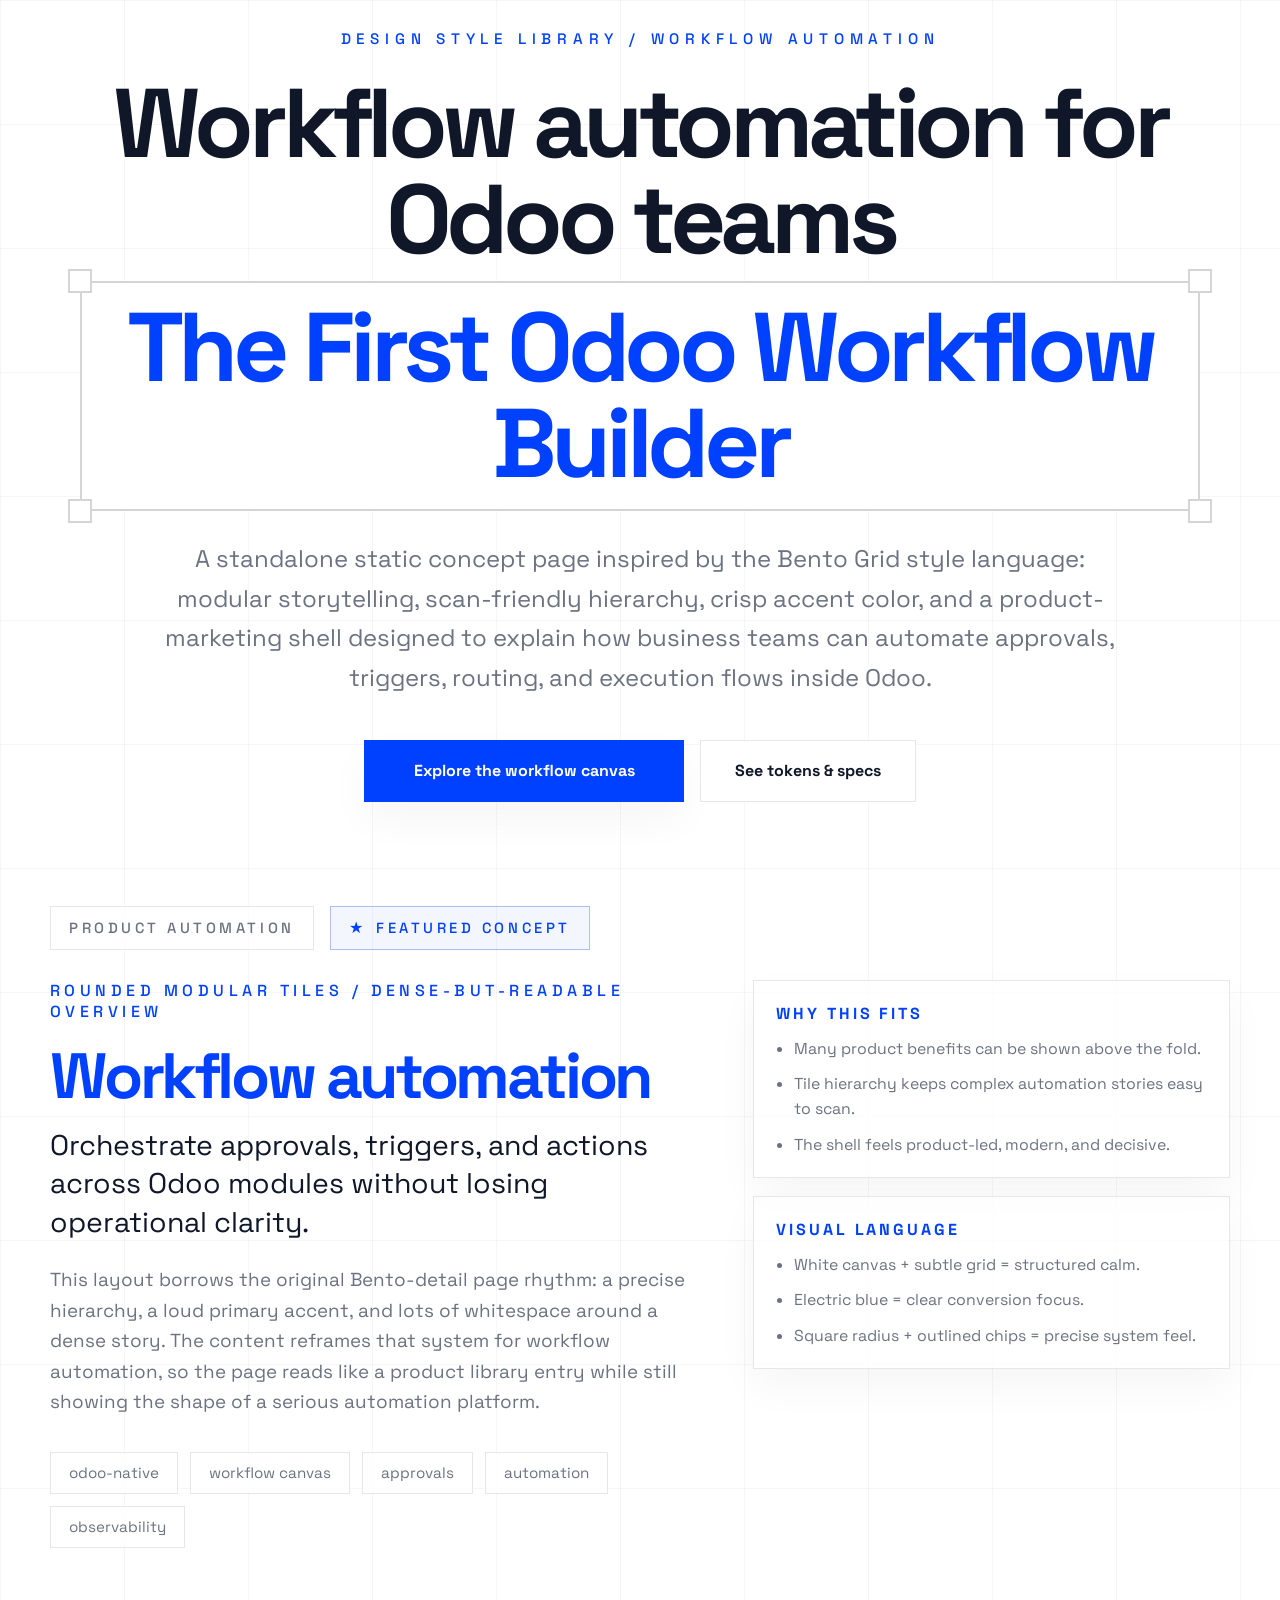
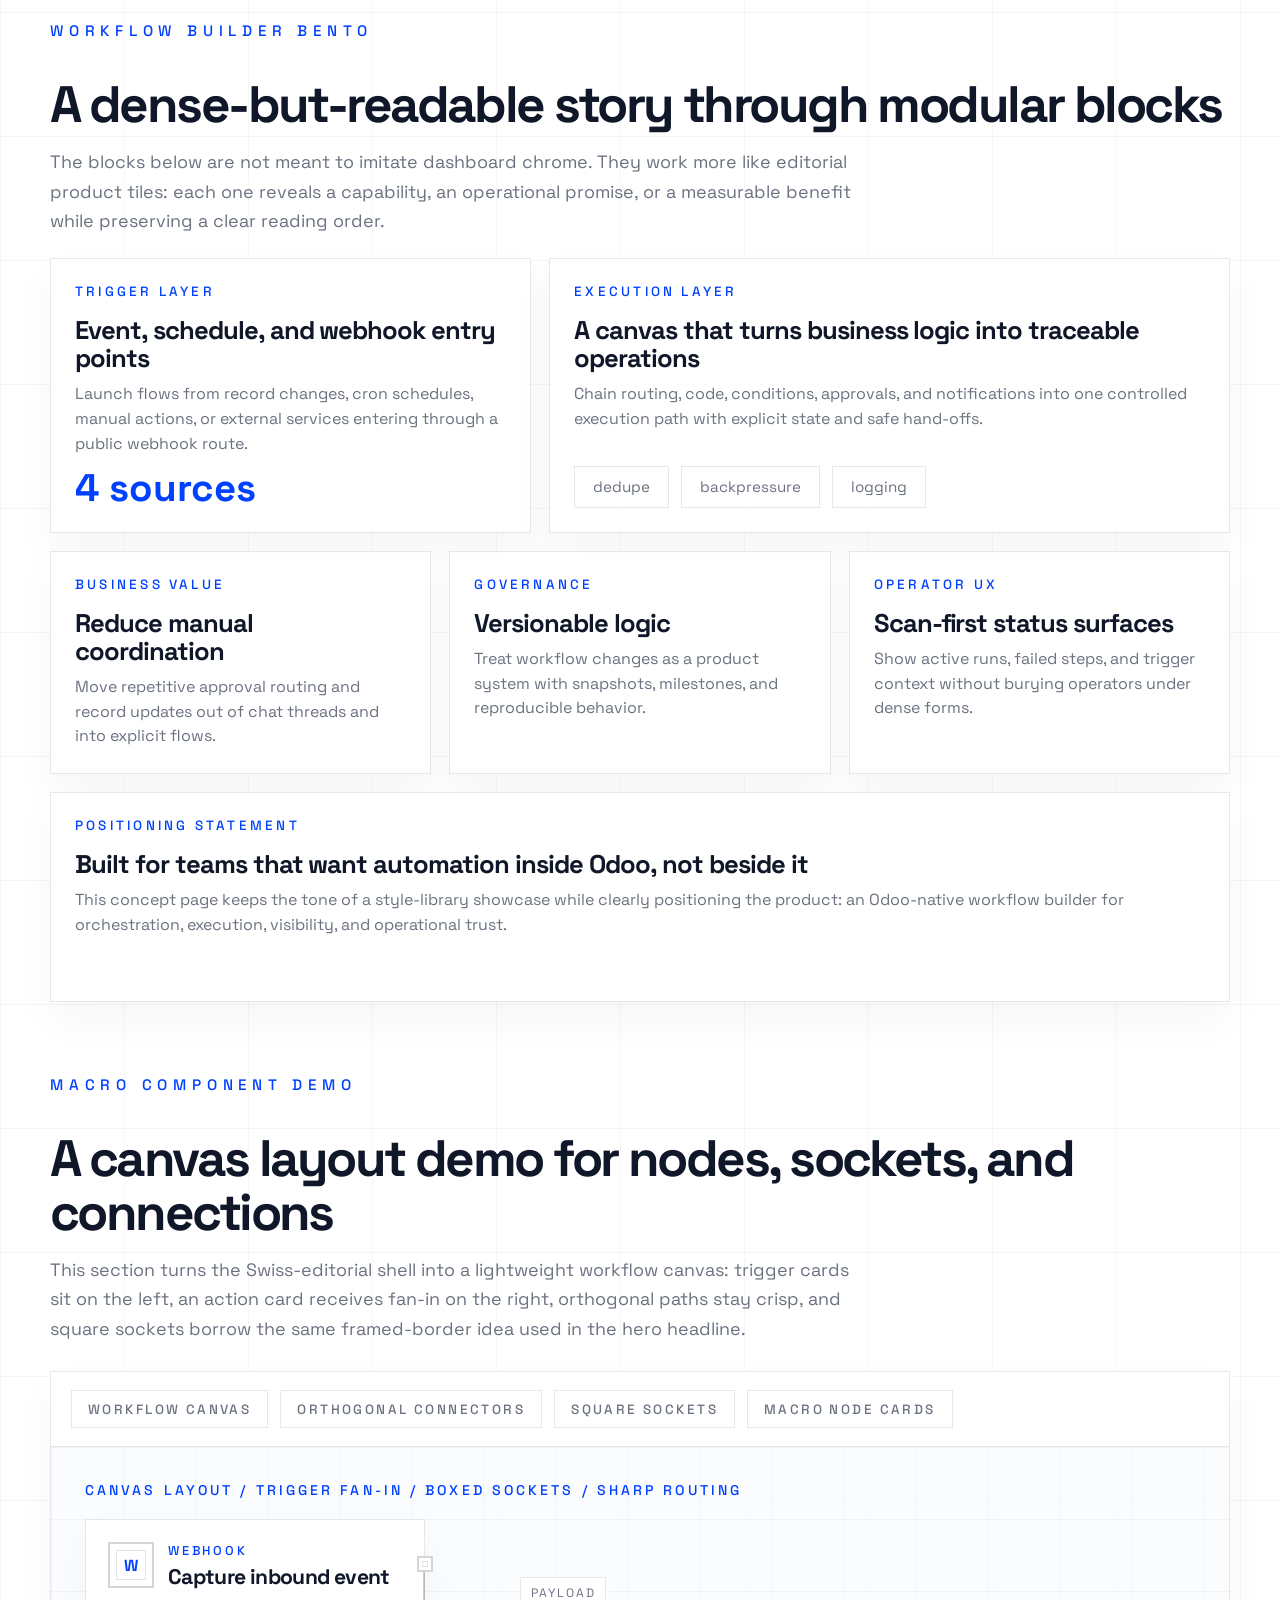
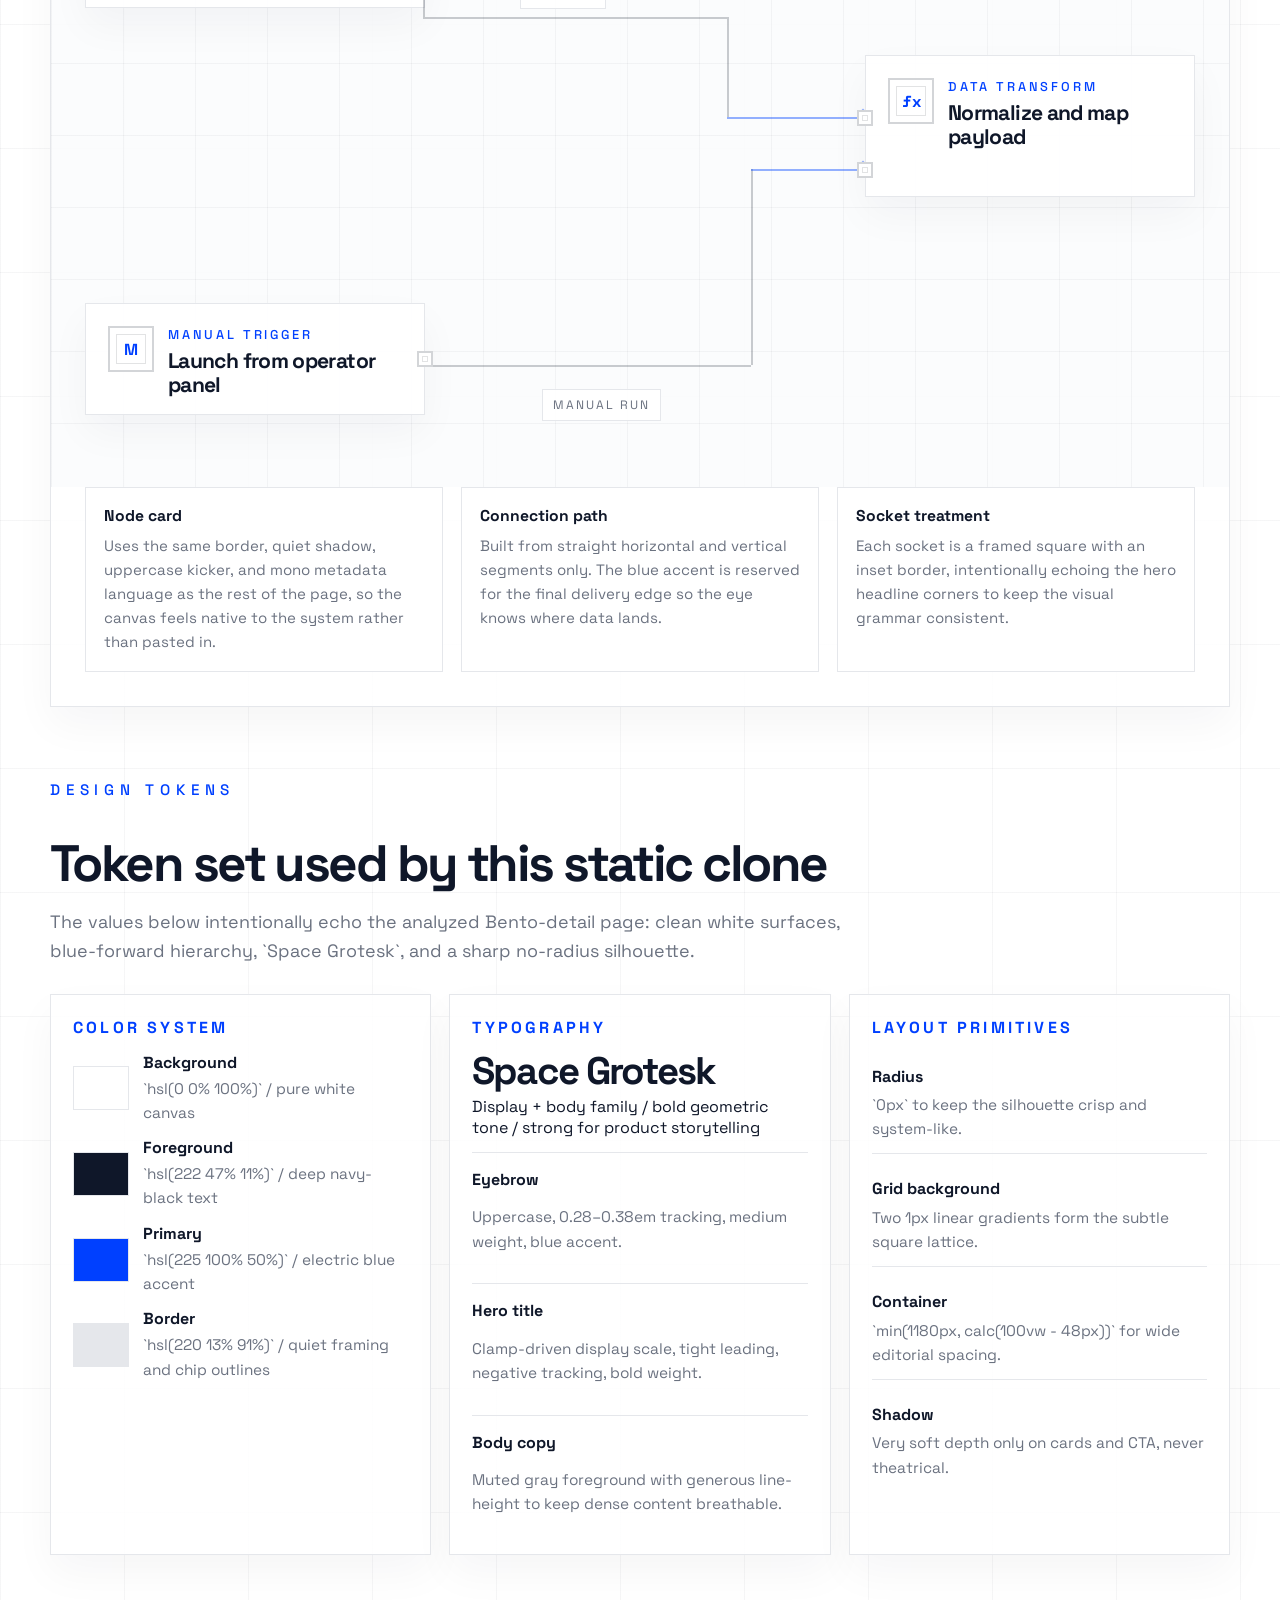
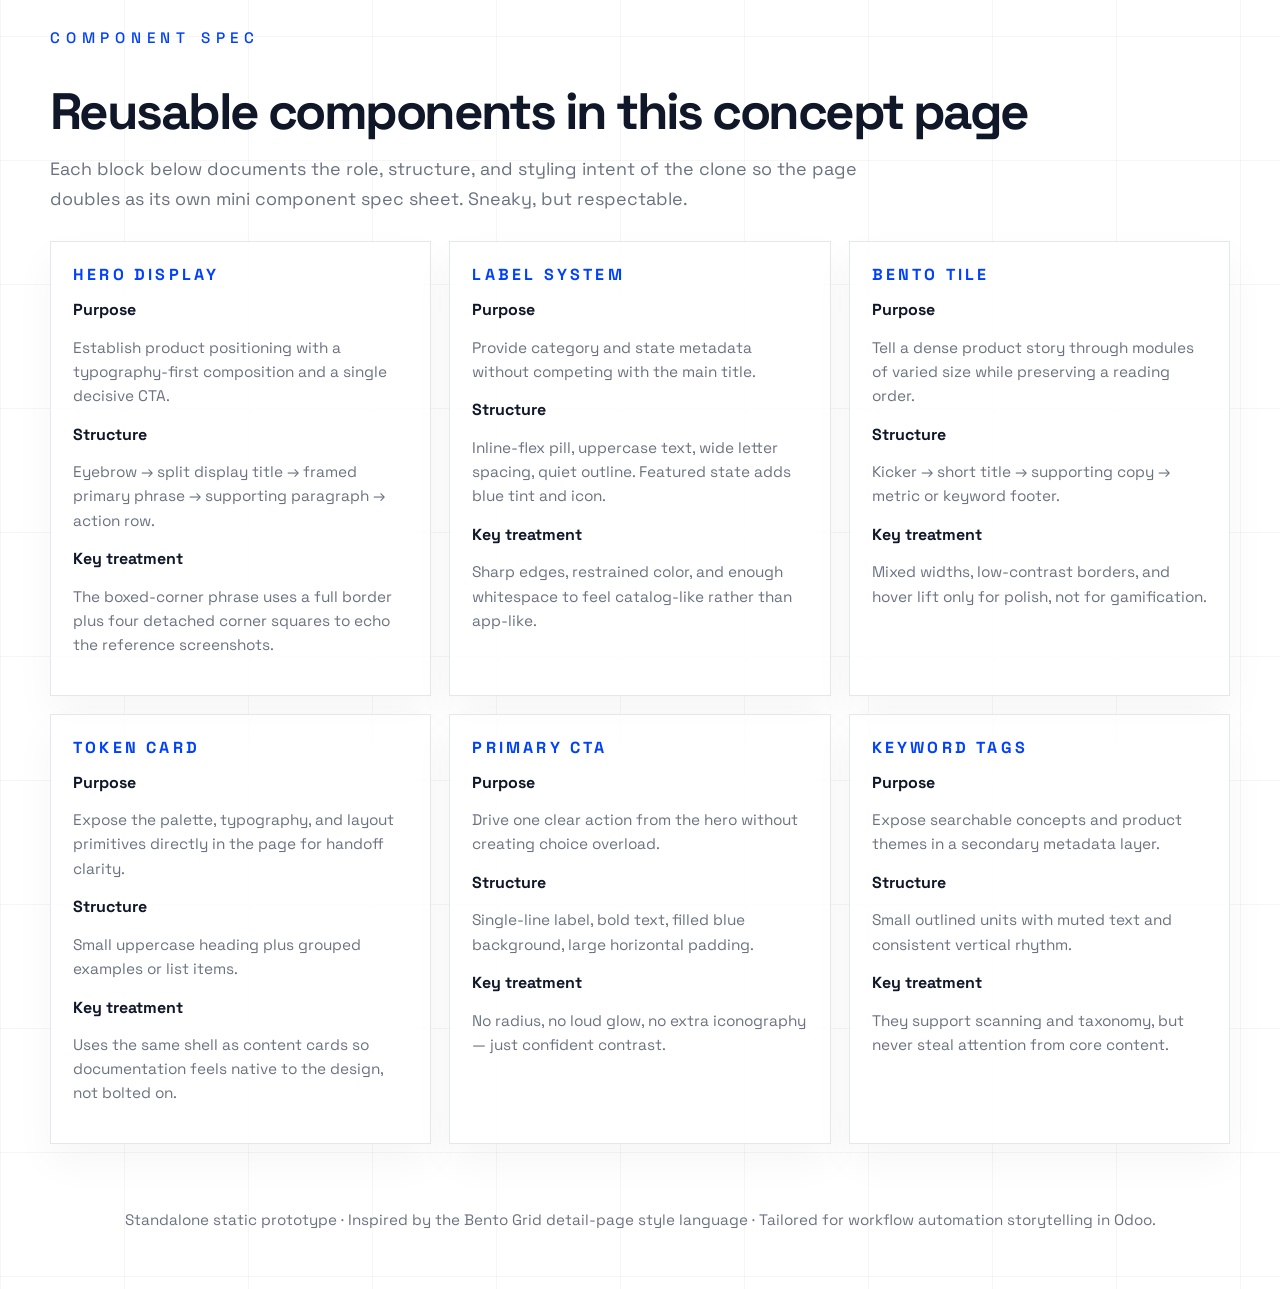
<file: workflow_automation_bento_clone.html>
<!DOCTYPE html>
<html lang="en">
<head>
  <meta charset="UTF-8" />
  <meta name="viewport" content="width=device-width, initial-scale=1.0" />
  <title>The First Odoo Workflow Builder</title>
  <meta name="description" content="A standalone static page inspired by the Bento Grid style treatment, reframed for workflow automation in Odoo." />
  <link rel="preconnect" href="https://fonts.googleapis.com" />
  <link rel="preconnect" href="https://fonts.gstatic.com" crossorigin />
  <link href="https://fonts.googleapis.com/css2?family=Space+Grotesk:wght@400;500;700&display=swap" rel="stylesheet" />
  <style>
    :root {
      --background: hsl(0 0% 100%);
      --foreground: hsl(222 47% 11%);
      --primary: hsl(225 100% 50%);
      --primary-foreground: hsl(0 0% 100%);
      --secondary: hsl(220 14% 96%);
      --secondary-foreground: hsl(222 47% 11%);
      --muted: hsl(220 14% 96%);
      --muted-foreground: hsl(220 9% 46%);
      --accent: hsl(24 100% 50%);
      --accent-foreground: hsl(0 0% 100%);
      --border: hsl(220 13% 91%);
      --line: hsla(222, 47%, 11%, 0.18);
      --surface: hsla(220, 14%, 96%, 0.84);
      --radius: 0px;
      --shadow-soft: 0 18px 40px rgba(17, 24, 39, 0.04);
      --font-display: "Space Grotesk", sans-serif;
      --font-body: "Space Grotesk", sans-serif;
      --container: min(1180px, calc(100vw - 48px));
      --grid-size: 124px;
    }

    * {
      box-sizing: border-box;
    }

    html {
      scroll-behavior: smooth;
    }

    body {
      margin: 0;
      font-family: var(--font-body);
      color: var(--foreground);
      background:
        linear-gradient(to right, rgba(17, 24, 39, 0.04) 1px, transparent 1px),
        linear-gradient(to bottom, rgba(17, 24, 39, 0.04) 1px, transparent 1px),
        var(--background);
      background-size: var(--grid-size) var(--grid-size), var(--grid-size) var(--grid-size), auto;
      min-height: 100vh;
    }

    a {
      color: inherit;
      text-decoration: none;
    }

    img {
      max-width: 100%;
      display: block;
    }

    .page {
      width: 100%;
    }

    .shell {
      width: var(--container);
      margin: 0 auto;
    }

    .section {
      padding: 48px 0;
    }

    .section + .section {
      padding-top: 24px;
    }

    .eyebrow {
      display: inline-flex;
      align-items: center;
      gap: 10px;
      margin-bottom: 28px;
      font-size: 0.95rem;
      font-weight: 500;
      letter-spacing: 0.38em;
      text-transform: uppercase;
      color: var(--primary);
    }

    .hero {
      padding-top: 28px;
      padding-bottom: 56px;
      text-align: center;
    }

    .hero .eyebrow {
      justify-content: center;
    }

    .hero-title {
      margin: 0 auto 28px;
      max-width: 1120px;
      font-family: var(--font-display);
      font-size: clamp(3rem, 8vw, 6.1rem);
      line-height: 0.98;
      letter-spacing: -0.055em;
      font-weight: 700;
    }

    .hero-title .base {
      color: var(--foreground);
      display: block;
      margin-bottom: 0.14em;
    }

    .framed-text {
      position: relative;
      display: inline-block;
      padding: 0.2em 0.42em;
      color: var(--primary);
      background: var(--background);
      isolation: isolate;
    }

    .framed-text::before {
      content: "";
      position: absolute;
      inset: 0;
      border: 2px solid var(--line);
      z-index: -1;
    }

    .corner {
      position: absolute;
      width: 24px;
      height: 24px;
      border: 2px solid var(--line);
      background: var(--background);
      z-index: 1;
    }

    .corner.tl {
      top: -12px;
      left: -12px;
    }

    .corner.tr {
      top: -12px;
      right: -12px;
    }

    .corner.bl {
      bottom: -12px;
      left: -12px;
    }

    .corner.br {
      bottom: -12px;
      right: -12px;
    }

    .hero-copy {
      width: min(960px, 100%);
      margin: 0 auto;
      font-size: clamp(1.18rem, 2vw, 1.5rem);
      line-height: 1.65;
      color: var(--muted-foreground);
    }

    .cta-row {
      margin-top: 42px;
      display: flex;
      justify-content: center;
      gap: 16px;
      flex-wrap: wrap;
    }

    .button {
      display: inline-flex;
      align-items: center;
      justify-content: center;
      min-height: 62px;
      padding: 0 34px;
      border: 1px solid transparent;
      border-radius: var(--radius);
      font-size: 1rem;
      font-weight: 700;
      transition: transform 180ms ease, background-color 180ms ease, color 180ms ease, border-color 180ms ease;
      cursor: pointer;
    }

    .button:hover {
      transform: translateY(-1px);
    }

    .button-primary {
      min-width: 320px;
      background: var(--primary);
      color: var(--primary-foreground);
      box-shadow: var(--shadow-soft);
    }

    .button-secondary {
      background: var(--background);
      color: var(--foreground);
      border-color: var(--border);
    }

    .meta-strip {
      display: flex;
      flex-wrap: wrap;
      gap: 16px;
      align-items: center;
      margin-bottom: 30px;
    }

    .label {
      display: inline-flex;
      align-items: center;
      gap: 10px;
      min-height: 44px;
      padding: 0 18px;
      border: 1px solid var(--border);
      background: rgba(255, 255, 255, 0.72);
      font-size: 0.92rem;
      font-weight: 500;
      text-transform: uppercase;
      letter-spacing: 0.24em;
      color: var(--muted-foreground);
    }

    .label-featured {
      color: var(--primary);
      border-color: rgba(29, 78, 216, 0.32);
      background: rgba(29, 78, 216, 0.05);
    }

    .star {
      font-size: 1rem;
      line-height: 1;
    }

    .detail-kicker {
      margin-bottom: 22px;
      font-size: 1rem;
      font-weight: 500;
      letter-spacing: 0.28em;
      text-transform: uppercase;
      color: var(--primary);
    }

    .detail-grid {
      display: grid;
      grid-template-columns: minmax(0, 1.1fr) minmax(260px, 0.8fr);
      gap: 48px;
      align-items: start;
    }

    .detail-title {
      margin: 0 0 18px;
      font-family: var(--font-display);
      font-size: clamp(2.7rem, 5vw, 5rem);
      line-height: 1;
      letter-spacing: -0.05em;
      color: var(--primary);
    }

    .lead {
      margin: 0 0 24px;
      font-size: clamp(1.3rem, 2.5vw, 1.78rem);
      line-height: 1.35;
      color: var(--foreground);
    }

    .detail-copy {
      margin: 0;
      font-size: 1.18rem;
      line-height: 1.62;
      color: var(--muted-foreground);
      max-width: 860px;
    }

    .tag-row {
      display: flex;
      flex-wrap: wrap;
      gap: 12px;
      margin-top: 34px;
    }

    .tag {
      display: inline-flex;
      align-items: center;
      min-height: 42px;
      padding: 0 18px;
      border: 1px solid var(--border);
      background: rgba(255, 255, 255, 0.75);
      font-size: 0.95rem;
      color: var(--muted-foreground);
    }

    .panel-stack {
      display: grid;
      gap: 18px;
    }

    .panel {
      border: 1px solid var(--border);
      background: rgba(255, 255, 255, 0.8);
      padding: 22px 22px 20px;
      box-shadow: var(--shadow-soft);
    }

    .panel h3,
    .panel h4 {
      margin: 0 0 12px;
      font-size: 1rem;
      letter-spacing: 0.18em;
      text-transform: uppercase;
      color: var(--primary);
    }

    .panel p,
    .panel li {
      margin: 0;
      font-size: 0.99rem;
      line-height: 1.6;
      color: var(--muted-foreground);
    }

    .panel ul {
      padding-left: 18px;
      margin: 0;
      display: grid;
      gap: 10px;
    }

    .bento-grid {
      display: grid;
      grid-template-columns: repeat(12, minmax(0, 1fr));
      gap: 18px;
      margin-top: 22px;
    }

    .tile {
      grid-column: span 4;
      min-height: 180px;
      padding: 24px;
      border: 1px solid var(--border);
      background: rgba(255, 255, 255, 0.88);
      box-shadow: var(--shadow-soft);
      display: flex;
      flex-direction: column;
      justify-content: space-between;
      transition: transform 180ms ease, border-color 180ms ease;
    }

    .tile:hover {
      transform: translateY(-3px);
      border-color: rgba(29, 78, 216, 0.28);
    }

    .tile.tall {
      grid-column: span 5;
      min-height: 260px;
    }

    .tile.wide {
      grid-column: span 7;
      min-height: 260px;
    }

    .tile.full {
      grid-column: span 12;
      min-height: 210px;
    }

    .tile-kicker {
      font-size: 0.84rem;
      font-weight: 500;
      text-transform: uppercase;
      letter-spacing: 0.24em;
      color: var(--primary);
      margin-bottom: 16px;
    }

    .tile-title {
      margin: 0 0 10px;
      font-size: 1.6rem;
      line-height: 1.1;
      letter-spacing: -0.04em;
    }

    .tile-copy {
      margin: 0;
      color: var(--muted-foreground);
      line-height: 1.55;
      font-size: 1rem;
    }

    .metric {
      font-size: clamp(2rem, 3vw, 3.2rem);
      font-weight: 700;
      line-height: 1;
      color: var(--primary);
    }

    .section-title {
      margin: 10px 0 16px;
      font-family: var(--font-display);
      font-size: clamp(2rem, 4vw, 3.4rem);
      line-height: 1.04;
      letter-spacing: -0.05em;
    }

    .section-copy {
      margin: 0;
      max-width: 820px;
      font-size: 1.12rem;
      line-height: 1.65;
      color: var(--muted-foreground);
    }

    .token-grid,
    .spec-grid {
      display: grid;
      grid-template-columns: repeat(12, minmax(0, 1fr));
      gap: 18px;
      margin-top: 28px;
    }

    .canvas-shell {
      margin-top: 28px;
      border: 1px solid var(--border);
      background: rgba(255, 255, 255, 0.86);
      box-shadow: var(--shadow-soft);
      overflow: hidden;
    }

    .canvas-toolbar {
      display: flex;
      flex-wrap: wrap;
      gap: 12px;
      padding: 18px 20px;
      border-bottom: 1px solid var(--border);
      background: rgba(255, 255, 255, 0.78);
    }

    .connection-chip {
      display: inline-flex;
      align-items: center;
      min-height: 38px;
      padding: 0 16px;
      border: 1px solid var(--border);
      background: rgba(255, 255, 255, 0.72);
      font-size: 0.84rem;
      font-weight: 500;
      letter-spacing: 0.18em;
      text-transform: uppercase;
      color: var(--muted-foreground);
    }

    .canvas-stage {
      position: relative;
      min-height: 640px;
      padding: 34px;
      background:
        linear-gradient(to right, rgba(17, 24, 39, 0.04) 1px, transparent 1px),
        linear-gradient(to bottom, rgba(17, 24, 39, 0.04) 1px, transparent 1px),
        rgba(248, 250, 252, 0.52);
      background-size: 72px 72px, 72px 72px, auto;
    }

    .canvas-caption {
      margin-bottom: 24px;
      font-size: 0.88rem;
      font-weight: 500;
      letter-spacing: 0.22em;
      text-transform: uppercase;
      color: var(--primary);
    }

    .canvas-node {
      position: absolute;
      width: min(31%, 340px);
      padding: 22px 22px 18px;
      border: 1px solid var(--border);
      background: rgba(255, 255, 255, 0.96);
      box-shadow: var(--shadow-soft);
    }

    .canvas-node-webhook {
      top: 72px;
      left: 34px;
    }

    .canvas-node-manual {
      left: 34px;
      bottom: 72px;
    }

    .canvas-node-transform {
      top: 208px;
      right: 34px;
      width: min(30%, 330px);
      min-height: 142px;
    }

    .canvas-node-head {
      display: flex;
      gap: 14px;
      align-items: flex-start;
    }

    .canvas-node-icon {
      position: relative;
      width: 46px;
      height: 46px;
      flex: 0 0 46px;
      border: 2px solid var(--line);
      background: var(--background);
      display: inline-flex;
      align-items: center;
      justify-content: center;
      font-size: 1rem;
      font-weight: 700;
      color: var(--primary);
    }

    .canvas-node-icon::before {
      content: "";
      position: absolute;
      inset: 6px;
      border: 1px solid rgba(17, 24, 39, 0.12);
    }

    .canvas-node-kicker {
      margin-bottom: 6px;
      font-size: 0.8rem;
      font-weight: 500;
      letter-spacing: 0.22em;
      text-transform: uppercase;
      color: var(--primary);
    }

    .canvas-node-title {
      margin: 0;
      font-size: 1.32rem;
      line-height: 1.12;
      letter-spacing: -0.03em;
    }

    .canvas-node-copy {
      margin: 0 0 16px;
      color: var(--muted-foreground);
      font-size: 0.98rem;
      line-height: 1.58;
    }

    .canvas-node-meta {
      display: flex;
      flex-wrap: wrap;
      gap: 10px;
      align-items: center;
    }

    .canvas-code,
    .canvas-pill {
      display: inline-flex;
      align-items: center;
      min-height: 34px;
      padding: 0 12px;
      border: 1px solid var(--border);
      background: rgba(255, 255, 255, 0.84);
      font-size: 0.84rem;
      color: var(--muted-foreground);
    }

    .canvas-code {
      font-family: "SFMono-Regular", "SF Mono", Consolas, monospace;
      letter-spacing: 0.02em;
    }

    .canvas-socket {
      position: absolute;
      width: 16px;
      height: 16px;
      border: 2px solid var(--line);
      background: var(--background);
      z-index: 3;
    }

    .canvas-socket::before {
      content: "";
      position: absolute;
      inset: 3px;
      border: 1px solid rgba(17, 24, 39, 0.12);
    }

    .canvas-socket.out {
      top: 50%;
      right: -9px;
      transform: translateY(-50%);
    }

    .canvas-socket.in {
      left: -9px;
    }

    .canvas-socket.in.top {
      top: 54px;
    }

    .canvas-socket.in.bottom {
      top: 106px;
    }

    .connection-path {
      position: absolute;
      inset: 0;
      pointer-events: none;
      z-index: 1;
    }

    .connection-segment {
      position: absolute;
      background: rgba(17, 24, 39, 0.22);
    }

    .connection-segment.horizontal {
      height: 2px;
    }

    .connection-segment.vertical {
      width: 2px;
    }

    .connection-accent {
      background: rgba(0, 68, 255, 0.42);
    }

    .connection-label {
      position: absolute;
      display: inline-flex;
      align-items: center;
      min-height: 32px;
      padding: 0 10px;
      border: 1px solid var(--border);
      background: rgba(255, 255, 255, 0.92);
      font-size: 0.76rem;
      letter-spacing: 0.16em;
      text-transform: uppercase;
      color: var(--muted-foreground);
    }

    .connection-arrow {
      position: absolute;
      width: 12px;
      height: 12px;
      border-top: 2px solid rgba(0, 68, 255, 0.42);
      border-right: 2px solid rgba(0, 68, 255, 0.42);
      transform: rotate(45deg);
    }

    .connection-webhook-stub {
      top: 114px;
      left: 31.6%;
      height: 56px;
    }

    .connection-webhook-1 {
      top: 170px;
      left: 31.6%;
      width: 25.8%;
    }

    .connection-webhook-2 {
      top: 170px;
      left: 57.4%;
      height: 100px;
    }

    .connection-webhook-3 {
      top: 270px;
      left: 57.4%;
      width: 11.7%;
    }

    .connection-webhook-label {
      top: 130px;
      left: 39.8%;
    }

    .connection-webhook-arrow {
      top: 264px;
      left: calc(69.1% - 8px);
    }

    .connection-manual-1 {
      top: 518px;
      left: 31.6%;
      width: 27.8%;
    }

    .connection-manual-2 {
      top: 322px;
      left: 59.4%;
      height: 196px;
    }

    .connection-manual-3 {
      top: 322px;
      left: 59.4%;
      width: 9.7%;
    }

    .connection-manual-label {
      top: 542px;
      left: 41.7%;
    }

    .connection-manual-arrow {
      top: 316px;
      left: calc(69.1% - 8px);
    }

    .canvas-legend {
      display: grid;
      grid-template-columns: repeat(3, minmax(0, 1fr));
      gap: 18px;
      padding: 0 34px 34px;
    }

    .canvas-legend-card {
      border: 1px solid var(--border);
      background: rgba(255, 255, 255, 0.84);
      padding: 18px;
    }

    .canvas-legend-card strong {
      display: block;
      margin-bottom: 8px;
      font-size: 0.98rem;
      color: var(--foreground);
    }

    .canvas-legend-card p {
      margin: 0;
      font-size: 0.94rem;
      line-height: 1.58;
      color: var(--muted-foreground);
    }

    .token-card,
    .spec-card {
      grid-column: span 4;
      border: 1px solid var(--border);
      background: rgba(255, 255, 255, 0.86);
      padding: 22px;
      box-shadow: var(--shadow-soft);
    }

    .token-card h3,
    .spec-card h3 {
      margin: 0 0 14px;
      font-size: 1rem;
      text-transform: uppercase;
      letter-spacing: 0.2em;
      color: var(--primary);
    }

    .swatches {
      display: grid;
      gap: 12px;
    }

    .swatch {
      display: grid;
      grid-template-columns: 56px 1fr;
      gap: 14px;
      align-items: center;
    }

    .swatch-box {
      height: 44px;
      border: 1px solid var(--border);
    }

    .swatch-background {
      background: hsl(0 0% 100%);
    }

    .swatch-foreground {
      background: hsl(222 47% 11%);
    }

    .swatch-primary {
      background: hsl(225 100% 50%);
    }

    .swatch-border {
      background: hsl(220 13% 91%);
    }

    .swatch-meta strong,
    .spec-card strong,
    .token-card strong {
      display: block;
      font-size: 1rem;
      color: var(--foreground);
      margin-bottom: 4px;
    }

    .swatch-meta span,
    .token-card p,
    .spec-card p,
    .token-card li,
    .spec-card li {
      color: var(--muted-foreground);
      font-size: 0.96rem;
      line-height: 1.58;
    }

    .type-scale {
      display: grid;
      gap: 16px;
    }

    .type-line {
      padding-bottom: 14px;
      border-bottom: 1px solid var(--border);
    }

    .type-line:last-child {
      padding-bottom: 0;
      border-bottom: 0;
    }

    .display-sample {
      font-family: var(--font-display);
      font-size: 2.4rem;
      font-weight: 700;
      line-height: 1;
      letter-spacing: -0.05em;
      color: var(--foreground);
      margin-bottom: 6px;
    }

    .stack-list {
      list-style: none;
      padding: 0;
      margin: 0;
      display: grid;
      gap: 10px;
    }

    .stack-list li {
      padding: 12px 0;
      border-bottom: 1px solid var(--border);
    }

    .stack-list li:last-child {
      border-bottom: 0;
      padding-bottom: 0;
    }

    .footer-note {
      padding: 18px 0 60px;
      color: var(--muted-foreground);
      font-size: 0.95rem;
      text-align: center;
    }

    @media (max-width: 980px) {
      .detail-grid,
      .token-grid,
      .spec-grid,
      .canvas-legend {
        grid-template-columns: 1fr;
      }

      .token-card,
      .spec-card,
      .tile,
      .tile.tall,
      .tile.wide,
      .tile.full {
        grid-column: span 12;
      }

      .canvas-stage {
        min-height: auto;
        display: grid;
        gap: 18px;
      }

      .canvas-node {
        position: relative;
        top: auto;
        right: auto;
        bottom: auto;
        left: auto;
        width: 100%;
      }

      .connection-path {
        display: none;
      }

      .canvas-legend {
        padding-top: 20px;
      }
    }

    @media (max-width: 720px) {
      :root {
        --container: min(100vw - 28px, 100%);
        --grid-size: 74px;
      }

      .section {
        padding: 34px 0;
      }

      .hero {
        padding-top: 18px;
      }

      .framed-text {
        padding: 0.16em 0.24em;
      }

      .corner {
        width: 18px;
        height: 18px;
      }

      .corner.tl,
      .corner.tr {
        top: -9px;
      }

      .corner.bl,
      .corner.br {
        bottom: -9px;
      }

      .corner.tl,
      .corner.bl {
        left: -9px;
      }

      .corner.tr,
      .corner.br {
        right: -9px;
      }

      .button-primary {
        min-width: 0;
        width: 100%;
      }

      .cta-row {
        flex-direction: column;
        align-items: stretch;
      }

      .canvas-stage,
      .canvas-legend {
        padding-left: 18px;
        padding-right: 18px;
      }

      .canvas-toolbar {
        padding-left: 18px;
        padding-right: 18px;
      }
    }
  </style>
</head>
<body>
  <div class="page">
    <header class="section hero">
      <div class="shell">
        <div class="eyebrow">Design Style Library / Workflow Automation</div>
        <h1 class="hero-title">
          <span class="base">Workflow automation for Odoo teams</span>
          <span class="framed-text">
            <span class="corner tl" aria-hidden="true"></span>
            <span class="corner tr" aria-hidden="true"></span>
            <span class="corner bl" aria-hidden="true"></span>
            <span class="corner br" aria-hidden="true"></span>
            The First Odoo Workflow Builder
          </span>
        </h1>
        <p class="hero-copy">
          A standalone static concept page inspired by the Bento Grid style language: modular storytelling, scan-friendly hierarchy, crisp accent color, and a product-marketing shell designed to explain how business teams can automate approvals, triggers, routing, and execution flows inside Odoo.
        </p>
        <div class="cta-row">
          <a class="button button-primary" href="#workflow-overview">Explore the workflow canvas</a>
          <a class="button button-secondary" href="#design-tokens">See tokens &amp; specs</a>
        </div>
      </div>
    </header>

    <main>
      <section class="section" id="workflow-overview">
        <div class="shell">
          <div class="meta-strip">
            <span class="label">Product automation</span>
            <span class="label label-featured"><span class="star">★</span>Featured concept</span>
          </div>
          <div class="detail-grid">
            <div>
              <div class="detail-kicker">Rounded modular tiles / dense-but-readable overview</div>
              <h2 class="detail-title">Workflow automation</h2>
              <p class="lead">Orchestrate approvals, triggers, and actions across Odoo modules without losing operational clarity.</p>
              <p class="detail-copy">
                This layout borrows the original Bento-detail page rhythm: a precise hierarchy, a loud primary accent, and lots of whitespace around a dense story. The content reframes that system for workflow automation, so the page reads like a product library entry while still showing the shape of a serious automation platform.
              </p>
              <div class="tag-row">
                <span class="tag">odoo-native</span>
                <span class="tag">workflow canvas</span>
                <span class="tag">approvals</span>
                <span class="tag">automation</span>
                <span class="tag">observability</span>
              </div>
            </div>
            <aside class="panel-stack">
              <section class="panel">
                <h3>Why this fits</h3>
                <ul>
                  <li>Many product benefits can be shown above the fold.</li>
                  <li>Tile hierarchy keeps complex automation stories easy to scan.</li>
                  <li>The shell feels product-led, modern, and decisive.</li>
                </ul>
              </section>
              <section class="panel">
                <h3>Visual language</h3>
                <ul>
                  <li>White canvas + subtle grid = structured calm.</li>
                  <li>Electric blue = clear conversion focus.</li>
                  <li>Square radius + outlined chips = precise system feel.</li>
                </ul>
              </section>
            </aside>
          </div>
        </div>
      </section>

      <section class="section">
        <div class="shell">
          <div class="eyebrow">Workflow builder bento</div>
          <h2 class="section-title">A dense-but-readable story through modular blocks</h2>
          <p class="section-copy">
            The blocks below are not meant to imitate dashboard chrome. They work more like editorial product tiles: each one reveals a capability, an operational promise, or a measurable benefit while preserving a clear reading order.
          </p>
          <div class="bento-grid">
            <article class="tile tall">
              <div>
                <div class="tile-kicker">Trigger layer</div>
                <h3 class="tile-title">Event, schedule, and webhook entry points</h3>
                <p class="tile-copy">Launch flows from record changes, cron schedules, manual actions, or external services entering through a public webhook route.</p>
              </div>
              <div class="metric">4 sources</div>
            </article>
            <article class="tile wide">
              <div>
                <div class="tile-kicker">Execution layer</div>
                <h3 class="tile-title">A canvas that turns business logic into traceable operations</h3>
                <p class="tile-copy">Chain routing, code, conditions, approvals, and notifications into one controlled execution path with explicit state and safe hand-offs.</p>
              </div>
              <div class="tag-row">
                <span class="tag">dedupe</span>
                <span class="tag">backpressure</span>
                <span class="tag">logging</span>
              </div>
            </article>
            <article class="tile">
              <div>
                <div class="tile-kicker">Business value</div>
                <h3 class="tile-title">Reduce manual coordination</h3>
                <p class="tile-copy">Move repetitive approval routing and record updates out of chat threads and into explicit flows.</p>
              </div>
            </article>
            <article class="tile">
              <div>
                <div class="tile-kicker">Governance</div>
                <h3 class="tile-title">Versionable logic</h3>
                <p class="tile-copy">Treat workflow changes as a product system with snapshots, milestones, and reproducible behavior.</p>
              </div>
            </article>
            <article class="tile">
              <div>
                <div class="tile-kicker">Operator UX</div>
                <h3 class="tile-title">Scan-first status surfaces</h3>
                <p class="tile-copy">Show active runs, failed steps, and trigger context without burying operators under dense forms.</p>
              </div>
            </article>
            <article class="tile full">
              <div>
                <div class="tile-kicker">Positioning statement</div>
                <h3 class="tile-title">Built for teams that want automation inside Odoo, not beside it</h3>
                <p class="tile-copy">This concept page keeps the tone of a style-library showcase while clearly positioning the product: an Odoo-native workflow builder for orchestration, execution, visibility, and operational trust.</p>
              </div>
            </article>
          </div>
        </div>
      </section>

      <section class="section" id="macro-components">
        <div class="shell">
          <div class="eyebrow">Macro component demo</div>
          <h2 class="section-title">A canvas layout demo for nodes, sockets, and connections</h2>
          <p class="section-copy">This section turns the Swiss-editorial shell into a lightweight workflow canvas: trigger cards sit on the left, an action card receives fan-in on the right, orthogonal paths stay crisp, and square sockets borrow the same framed-border idea used in the hero headline.</p>
          <div class="canvas-shell">
            <div class="canvas-toolbar">
              <span class="connection-chip">workflow canvas</span>
              <span class="connection-chip">orthogonal connectors</span>
              <span class="connection-chip">square sockets</span>
              <span class="connection-chip">macro node cards</span>
            </div>
            <div class="canvas-stage">
              <div class="canvas-caption">Canvas layout / trigger fan-in / boxed sockets / sharp routing</div>

              <article class="canvas-node canvas-node-webhook">
                <div class="canvas-node-head">
                  <div class="canvas-node-icon">W</div>
                  <div>
                    <div class="canvas-node-kicker">Webhook</div>
                    <h3 class="canvas-node-title">Capture inbound event</h3>
                  </div>
                </div>
                <span class="canvas-socket out" aria-hidden="true"></span>
              </article>

              <article class="canvas-node canvas-node-manual">
                <div class="canvas-node-head">
                  <div class="canvas-node-icon">M</div>
                  <div>
                    <div class="canvas-node-kicker">Manual trigger</div>
                    <h3 class="canvas-node-title">Launch from operator panel</h3>
                  </div>
                </div>
                <span class="canvas-socket out" aria-hidden="true"></span>
              </article>

              <article class="canvas-node canvas-node-transform">
                <div class="canvas-node-head">
                  <div class="canvas-node-icon">ƒx</div>
                  <div>
                    <div class="canvas-node-kicker">Data transform</div>
                    <h3 class="canvas-node-title">Normalize and map payload</h3>
                  </div>
                </div>
                <span class="canvas-socket in top" aria-hidden="true"></span>
                <span class="canvas-socket in bottom" aria-hidden="true"></span>
              </article>

              <div class="connection-path" aria-hidden="true">
                <span class="connection-segment vertical connection-webhook-stub"></span>
                <span class="connection-segment horizontal connection-webhook-1"></span>
                <span class="connection-segment vertical connection-webhook-2"></span>
                <span class="connection-segment horizontal connection-accent connection-webhook-3"></span>
                <span class="connection-label connection-webhook-label">payload</span>
                <span class="connection-arrow connection-webhook-arrow"></span>
              </div>

              <div class="connection-path" aria-hidden="true">
                <span class="connection-segment horizontal connection-manual-1"></span>
                <span class="connection-segment vertical connection-manual-2"></span>
                <span class="connection-segment horizontal connection-accent connection-manual-3"></span>
                <span class="connection-label connection-manual-label">manual run</span>
                <span class="connection-arrow connection-manual-arrow"></span>
              </div>
            </div>

            <div class="canvas-legend">
              <article class="canvas-legend-card">
                <strong>Node card</strong>
                <p>Uses the same border, quiet shadow, uppercase kicker, and mono metadata language as the rest of the page, so the canvas feels native to the system rather than pasted in.</p>
              </article>
              <article class="canvas-legend-card">
                <strong>Connection path</strong>
                <p>Built from straight horizontal and vertical segments only. The blue accent is reserved for the final delivery edge so the eye knows where data lands.</p>
              </article>
              <article class="canvas-legend-card">
                <strong>Socket treatment</strong>
                <p>Each socket is a framed square with an inset border, intentionally echoing the hero headline corners to keep the visual grammar consistent.</p>
              </article>
            </div>
          </div>
        </div>
      </section>

      <section class="section" id="design-tokens">
        <div class="shell">
          <div class="eyebrow">Design tokens</div>
          <h2 class="section-title">Token set used by this static clone</h2>
          <p class="section-copy">The values below intentionally echo the analyzed Bento-detail page: clean white surfaces, blue-forward hierarchy, `Space Grotesk`, and a sharp no-radius silhouette.</p>
          <div class="token-grid">
            <article class="token-card">
              <h3>Color system</h3>
              <div class="swatches">
                <div class="swatch">
                  <div class="swatch-box swatch-background"></div>
                  <div class="swatch-meta">
                    <strong>Background</strong>
                    <span>`hsl(0 0% 100%)` / pure white canvas</span>
                  </div>
                </div>
                <div class="swatch">
                  <div class="swatch-box swatch-foreground"></div>
                  <div class="swatch-meta">
                    <strong>Foreground</strong>
                    <span>`hsl(222 47% 11%)` / deep navy-black text</span>
                  </div>
                </div>
                <div class="swatch">
                  <div class="swatch-box swatch-primary"></div>
                  <div class="swatch-meta">
                    <strong>Primary</strong>
                    <span>`hsl(225 100% 50%)` / electric blue accent</span>
                  </div>
                </div>
                <div class="swatch">
                  <div class="swatch-box swatch-border"></div>
                  <div class="swatch-meta">
                    <strong>Border</strong>
                    <span>`hsl(220 13% 91%)` / quiet framing and chip outlines</span>
                  </div>
                </div>
              </div>
            </article>
            <article class="token-card">
              <h3>Typography</h3>
              <div class="type-scale">
                <div class="type-line">
                  <div class="display-sample">Space Grotesk</div>
                  <span>Display + body family / bold geometric tone / strong for product storytelling</span>
                </div>
                <div class="type-line">
                  <strong>Eyebrow</strong>
                  <p>Uppercase, 0.28–0.38em tracking, medium weight, blue accent.</p>
                </div>
                <div class="type-line">
                  <strong>Hero title</strong>
                  <p>Clamp-driven display scale, tight leading, negative tracking, bold weight.</p>
                </div>
                <div class="type-line">
                  <strong>Body copy</strong>
                  <p>Muted gray foreground with generous line-height to keep dense content breathable.</p>
                </div>
              </div>
            </article>
            <article class="token-card">
              <h3>Layout primitives</h3>
              <ul class="stack-list">
                <li>
                  <strong>Radius</strong>
                  <span>`0px` to keep the silhouette crisp and system-like.</span>
                </li>
                <li>
                  <strong>Grid background</strong>
                  <span>Two 1px linear gradients form the subtle square lattice.</span>
                </li>
                <li>
                  <strong>Container</strong>
                  <span>`min(1180px, calc(100vw - 48px))` for wide editorial spacing.</span>
                </li>
                <li>
                  <strong>Shadow</strong>
                  <span>Very soft depth only on cards and CTA, never theatrical.</span>
                </li>
              </ul>
            </article>
          </div>
        </div>
      </section>

      <section class="section">
        <div class="shell">
          <div class="eyebrow">Component spec</div>
          <h2 class="section-title">Reusable components in this concept page</h2>
          <p class="section-copy">Each block below documents the role, structure, and styling intent of the clone so the page doubles as its own mini component spec sheet. Sneaky, but respectable.</p>
          <div class="spec-grid">
            <article class="spec-card">
              <h3>Hero display</h3>
              <strong>Purpose</strong>
              <p>Establish product positioning with a typography-first composition and a single decisive CTA.</p>
              <strong>Structure</strong>
              <p>Eyebrow → split display title → framed primary phrase → supporting paragraph → action row.</p>
              <strong>Key treatment</strong>
              <p>The boxed-corner phrase uses a full border plus four detached corner squares to echo the reference screenshots.</p>
            </article>
            <article class="spec-card">
              <h3>Label system</h3>
              <strong>Purpose</strong>
              <p>Provide category and state metadata without competing with the main title.</p>
              <strong>Structure</strong>
              <p>Inline-flex pill, uppercase text, wide letter spacing, quiet outline. Featured state adds blue tint and icon.</p>
              <strong>Key treatment</strong>
              <p>Sharp edges, restrained color, and enough whitespace to feel catalog-like rather than app-like.</p>
            </article>
            <article class="spec-card">
              <h3>Bento tile</h3>
              <strong>Purpose</strong>
              <p>Tell a dense product story through modules of varied size while preserving a reading order.</p>
              <strong>Structure</strong>
              <p>Kicker → short title → supporting copy → metric or keyword footer.</p>
              <strong>Key treatment</strong>
              <p>Mixed widths, low-contrast borders, and hover lift only for polish, not for gamification.</p>
            </article>
            <article class="spec-card">
              <h3>Token card</h3>
              <strong>Purpose</strong>
              <p>Expose the palette, typography, and layout primitives directly in the page for handoff clarity.</p>
              <strong>Structure</strong>
              <p>Small uppercase heading plus grouped examples or list items.</p>
              <strong>Key treatment</strong>
              <p>Uses the same shell as content cards so documentation feels native to the design, not bolted on.</p>
            </article>
            <article class="spec-card">
              <h3>Primary CTA</h3>
              <strong>Purpose</strong>
              <p>Drive one clear action from the hero without creating choice overload.</p>
              <strong>Structure</strong>
              <p>Single-line label, bold text, filled blue background, large horizontal padding.</p>
              <strong>Key treatment</strong>
              <p>No radius, no loud glow, no extra iconography — just confident contrast.</p>
            </article>
            <article class="spec-card">
              <h3>Keyword tags</h3>
              <strong>Purpose</strong>
              <p>Expose searchable concepts and product themes in a secondary metadata layer.</p>
              <strong>Structure</strong>
              <p>Small outlined units with muted text and consistent vertical rhythm.</p>
              <strong>Key treatment</strong>
              <p>They support scanning and taxonomy, but never steal attention from core content.</p>
            </article>
          </div>
        </div>
      </section>
    </main>

    <footer class="shell footer-note">
      Standalone static prototype · Inspired by the Bento Grid detail-page style language · Tailored for workflow automation storytelling in Odoo.
    </footer>
  </div>
</body>
</html>
</file>
